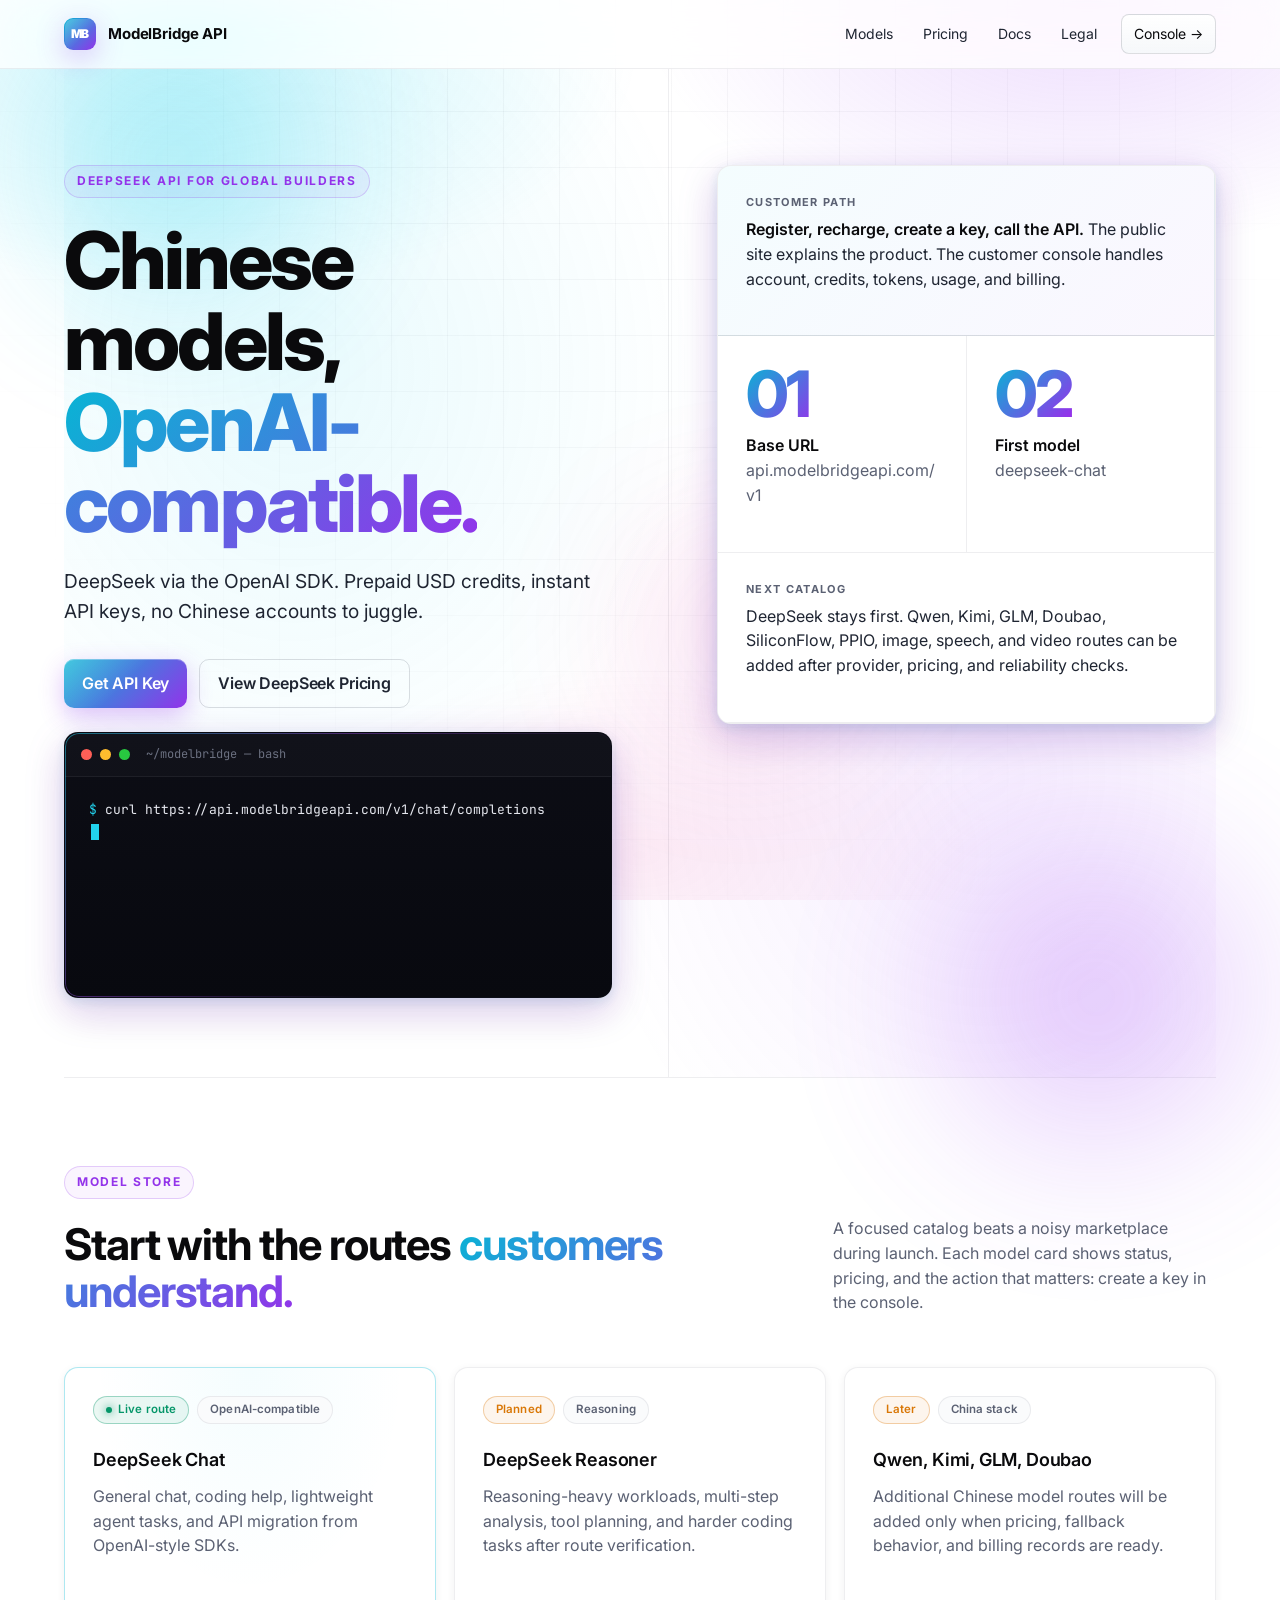
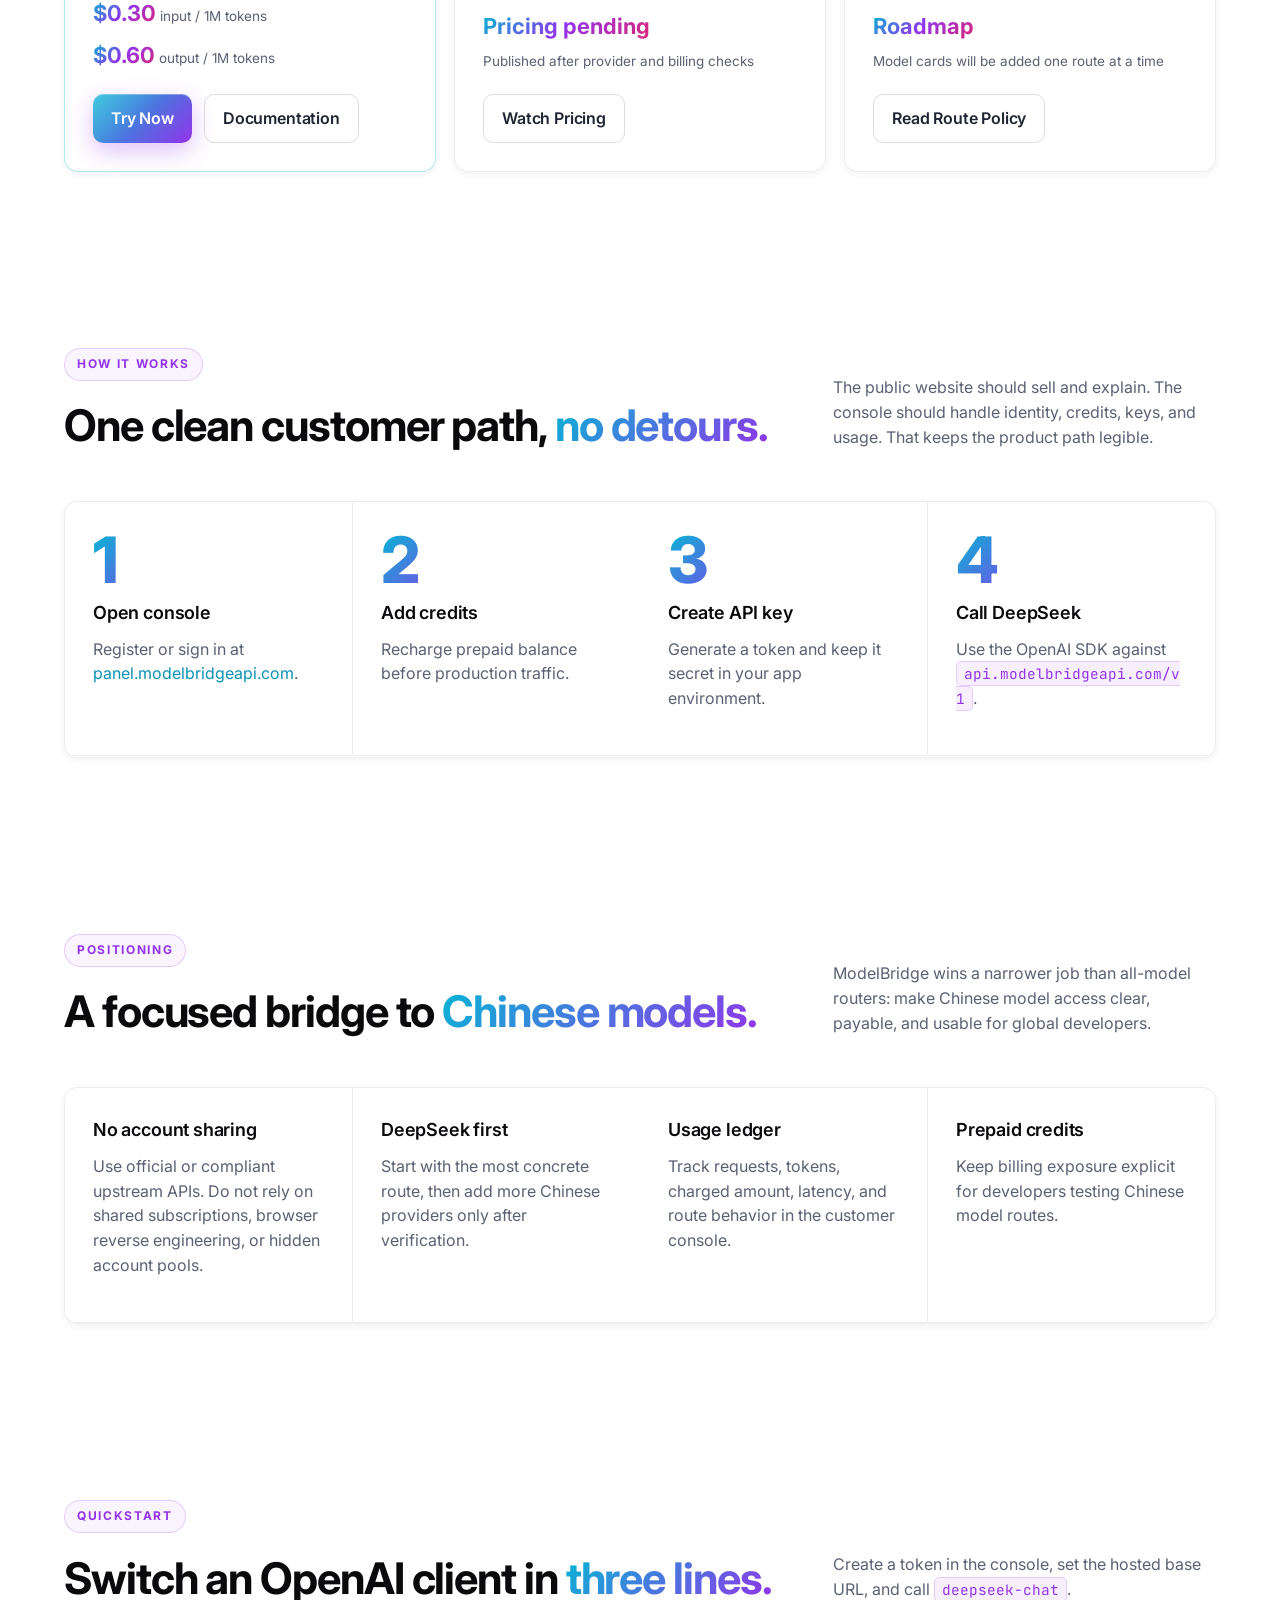
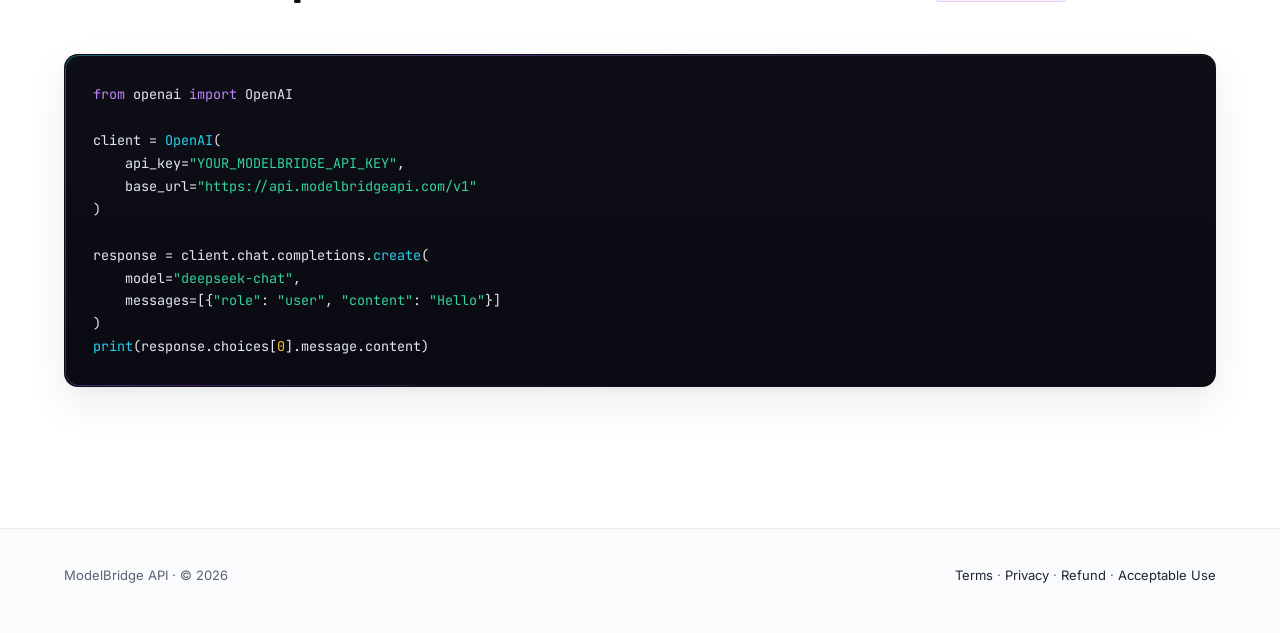
<file: index.html>
<!doctype html>
<html lang="en">
<head>
  <meta charset="utf-8" />
  <meta name="viewport" content="width=device-width,initial-scale=1" />
  <title>ModelBridge API — DeepSeek for global builders</title>
  <meta name="description" content="DeepSeek via the OpenAI SDK. Prepaid USD credits, instant API keys, no Chinese accounts to juggle." />

  <link rel="icon" type="image/svg+xml" href="assets/favicon.svg" />
  <link rel="apple-touch-icon" href="assets/favicon.svg" />

  <meta property="og:type" content="website" />
  <meta property="og:url" content="https://modelbridgeapi.com/" />
  <meta property="og:title" content="ModelBridge API — DeepSeek for global builders" />
  <meta property="og:description" content="DeepSeek via the OpenAI SDK. Prepaid USD credits, instant API keys, no Chinese accounts to juggle." />
  <meta property="og:image" content="https://modelbridgeapi.com/assets/og-image.svg" />
  <meta name="twitter:card" content="summary_large_image" />
  <meta name="twitter:title" content="ModelBridge API — DeepSeek for global builders" />
  <meta name="twitter:description" content="DeepSeek via the OpenAI SDK. Prepaid USD credits, instant API keys, no Chinese accounts to juggle." />
  <meta name="twitter:image" content="https://modelbridgeapi.com/assets/og-image.svg" />

  <link rel="preconnect" href="https://fonts.googleapis.com">
  <link rel="preconnect" href="https://fonts.gstatic.com" crossorigin>
  <link href="https://fonts.googleapis.com/css2?family=Inter:wght@400;500;600;700;800&family=JetBrains+Mono:wght@400;500;600&display=swap" rel="stylesheet">
  <link rel="stylesheet" href="styles.css" />
</head>
<body>
  <a class="skip-link" href="#main">Skip to content</a>
  <header class="topbar">
    <div class="shell nav">
      <a class="brand" href="index.html"><span class="mark">MB</span><span>ModelBridge API</span></a>
      <nav class="navlinks" aria-label="Primary navigation">
        <a href="#models">Models</a>
        <a href="pricing.html">Pricing</a>
        <a href="docs/">Docs</a>
        <a href="legal/terms.html">Legal</a>
        <a class="nav-cta" href="https://panel.modelbridgeapi.com">Console →</a>
      </nav>
    </div>
  </header>

  <main class="shell" id="main">
    <section class="hero">
      <span class="orb orb-cyan" aria-hidden="true"></span>
      <span class="orb orb-purple" aria-hidden="true"></span>
      <span class="orb orb-magenta" aria-hidden="true"></span>

      <div class="hero-main">
        <p class="eyebrow reveal">DeepSeek API for global builders</p>
        <h1 class="reveal reveal-delay-1">Chinese models, <span class="grad">OpenAI-compatible.</span></h1>
        <p class="lead reveal reveal-delay-2">DeepSeek via the OpenAI SDK. Prepaid USD credits, instant API keys, no Chinese accounts to juggle.</p>
        <div class="actions reveal reveal-delay-3">
          <a class="button accent" href="https://panel.modelbridgeapi.com">Get API Key</a>
          <a class="button secondary" href="pricing.html">View DeepSeek Pricing</a>
        </div>

        <div class="hero-terminal reveal reveal-delay-4" data-typewriter>
          <div class="term-bar">
            <span class="dot r"></span><span class="dot y"></span><span class="dot g"></span>
            <span class="term-title">~/modelbridge — bash</span>
          </div>
          <div class="term-body" id="term-body"></div>
        </div>
      </div>

      <aside class="hero-side">
        <div class="status-grid reveal reveal-delay-2">
          <div class="cell span-12">
            <div class="label">Customer path</div>
            <p><strong>Register, recharge, create a key, call the API.</strong> The public site explains the product. The customer console handles account, credits, tokens, usage, and billing.</p>
          </div>
          <div class="cell span-6">
            <div class="number">01</div>
            <p><strong>Base URL</strong><br><span class="muted">api.modelbridgeapi.com/v1</span></p>
          </div>
          <div class="cell span-6">
            <div class="number">02</div>
            <p><strong>First model</strong><br><span class="muted">deepseek-chat</span></p>
          </div>
          <div class="cell span-12">
            <div class="label">Next catalog</div>
            <p>DeepSeek stays first. Qwen, Kimi, GLM, Doubao, SiliconFlow, PPIO, image, speech, and video routes can be added after provider, pricing, and reliability checks.</p>
          </div>
        </div>
      </aside>
    </section>

    <section id="models" class="section">
      <div class="section-head">
        <div>
          <p class="eyebrow reveal">Model store</p>
          <h2 class="reveal reveal-delay-1">Start with the routes <span class="grad">customers understand.</span></h2>
        </div>
        <p class="muted reveal reveal-delay-2">A focused catalog beats a noisy marketplace during launch. Each model card shows status, pricing, and the action that matters: create a key in the console.</p>
      </div>
      <div class="model-store">
        <article class="model-card is-live reveal reveal-delay-1" data-tilt>
          <div class="model-meta">
            <span class="pill live">Live route</span>
            <span class="pill">OpenAI-compatible</span>
          </div>
          <h3>DeepSeek Chat</h3>
          <p class="muted">General chat, coding help, lightweight agent tasks, and API migration from OpenAI-style SDKs.</p>
          <div class="rate">
            <span><strong>$0.30</strong> input / 1M tokens</span>
            <span><strong>$0.60</strong> output / 1M tokens</span>
          </div>
          <div class="actions compact">
            <a class="button accent" href="https://panel.modelbridgeapi.com">Try Now</a>
            <a class="button secondary" href="docs/">Documentation</a>
          </div>
        </article>
        <article class="model-card reveal reveal-delay-2" data-tilt>
          <div class="model-meta">
            <span class="pill planned">Planned</span>
            <span class="pill">Reasoning</span>
          </div>
          <h3>DeepSeek Reasoner</h3>
          <p class="muted">Reasoning-heavy workloads, multi-step analysis, tool planning, and harder coding tasks after route verification.</p>
          <div class="rate">
            <span><strong>Pricing pending</strong></span>
            <span>Published after provider and billing checks</span>
          </div>
          <div class="actions compact">
            <a class="button secondary" href="pricing.html">Watch Pricing</a>
          </div>
        </article>
        <article class="model-card reveal reveal-delay-3" data-tilt>
          <div class="model-meta">
            <span class="pill planned">Later</span>
            <span class="pill">China stack</span>
          </div>
          <h3>Qwen, Kimi, GLM, Doubao</h3>
          <p class="muted">Additional Chinese model routes will be added only when pricing, fallback behavior, and billing records are ready.</p>
          <div class="rate">
            <span><strong>Roadmap</strong></span>
            <span>Model cards will be added one route at a time</span>
          </div>
          <div class="actions compact">
            <a class="button secondary" href="docs/">Read Route Policy</a>
          </div>
        </article>
      </div>
    </section>

    <section class="section">
      <div class="section-head">
        <div>
          <p class="eyebrow reveal">How it works</p>
          <h2 class="reveal reveal-delay-1">One clean customer path, <span class="grad">no detours.</span></h2>
        </div>
        <p class="muted reveal reveal-delay-2">The public website should sell and explain. The console should handle identity, credits, keys, and usage. That keeps the product path legible.</p>
      </div>
      <div class="flow-grid">
        <div class="cell span-3 reveal reveal-delay-1"><div class="number">1</div><h3>Open console</h3><p class="muted">Register or sign in at <a href="https://panel.modelbridgeapi.com">panel.modelbridgeapi.com</a>.</p></div>
        <div class="cell span-3 reveal reveal-delay-2"><div class="number">2</div><h3>Add credits</h3><p class="muted">Recharge prepaid balance before production traffic.</p></div>
        <div class="cell span-3 reveal reveal-delay-3"><div class="number">3</div><h3>Create API key</h3><p class="muted">Generate a token and keep it secret in your app environment.</p></div>
        <div class="cell span-3 reveal reveal-delay-4"><div class="number">4</div><h3>Call DeepSeek</h3><p class="muted">Use the OpenAI SDK against <code>api.modelbridgeapi.com/v1</code>.</p></div>
      </div>
    </section>

    <section class="section">
      <div class="section-head">
        <div>
          <p class="eyebrow reveal">Positioning</p>
          <h2 class="reveal reveal-delay-1">A focused bridge to <span class="grad">Chinese models.</span></h2>
        </div>
        <p class="muted reveal reveal-delay-2">ModelBridge wins a narrower job than all-model routers: make Chinese model access clear, payable, and usable for global developers.</p>
      </div>
      <div class="feature-grid">
        <div class="cell span-3 reveal reveal-delay-1"><h3>No account sharing</h3><p class="muted">Use official or compliant upstream APIs. Do not rely on shared subscriptions, browser reverse engineering, or hidden account pools.</p></div>
        <div class="cell span-3 reveal reveal-delay-2"><h3>DeepSeek first</h3><p class="muted">Start with the most concrete route, then add more Chinese providers only after verification.</p></div>
        <div class="cell span-3 reveal reveal-delay-3"><h3>Usage ledger</h3><p class="muted">Track requests, tokens, charged amount, latency, and route behavior in the customer console.</p></div>
        <div class="cell span-3 reveal reveal-delay-4"><h3>Prepaid credits</h3><p class="muted">Keep billing exposure explicit for developers testing Chinese model routes.</p></div>
      </div>
    </section>

    <section class="section">
      <div class="section-head">
        <div>
          <p class="eyebrow reveal">Quickstart</p>
          <h2 class="reveal reveal-delay-1">Switch an OpenAI client in <span class="grad">three lines.</span></h2>
        </div>
        <p class="muted reveal reveal-delay-2">Create a token in the console, set the hosted base URL, and call <code>deepseek-chat</code>.</p>
      </div>
      <pre class="code reveal reveal-delay-3"><span class="tok-kw">from</span> openai <span class="tok-kw">import</span> OpenAI

client = <span class="tok-fn">OpenAI</span>(
    api_key=<span class="tok-str">"YOUR_MODELBRIDGE_API_KEY"</span>,
    base_url=<span class="tok-str">"https://api.modelbridgeapi.com/v1"</span>
)

response = client.chat.completions.<span class="tok-fn">create</span>(
    model=<span class="tok-str">"deepseek-chat"</span>,
    messages=[{<span class="tok-str">"role"</span>: <span class="tok-str">"user"</span>, <span class="tok-str">"content"</span>: <span class="tok-str">"Hello"</span>}]
)
<span class="tok-fn">print</span>(response.choices[<span class="tok-num">0</span>].message.content)</pre>
    </section>
  </main>

  <footer class="footer">
    <div class="shell">
      <span>ModelBridge API · © 2026</span>
      <span><a href="legal/terms.html">Terms</a> · <a href="legal/privacy.html">Privacy</a> · <a href="legal/refund.html">Refund</a> · <a href="legal/acceptable-use.html">Acceptable Use</a></span>
    </div>
  </footer>

  <script src="assets/anim.js" defer></script>
</body>
</html>
</file>
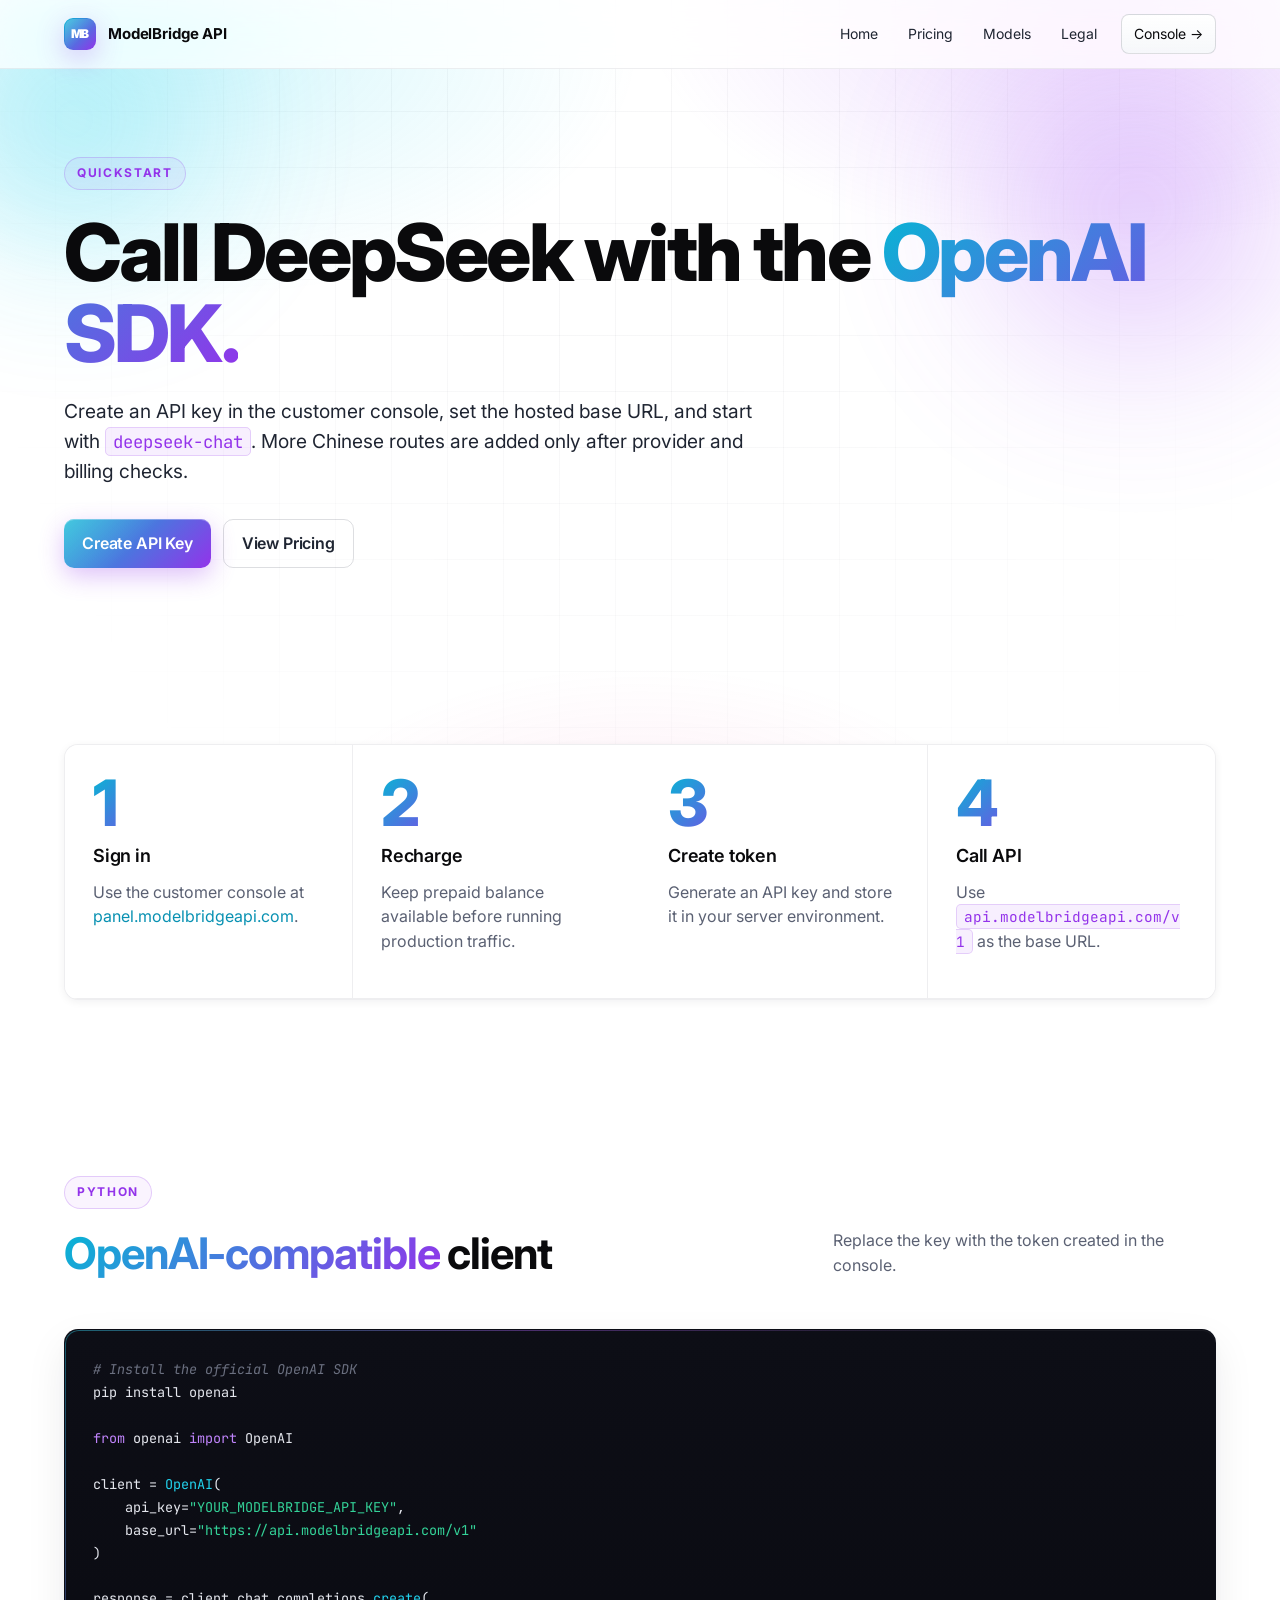
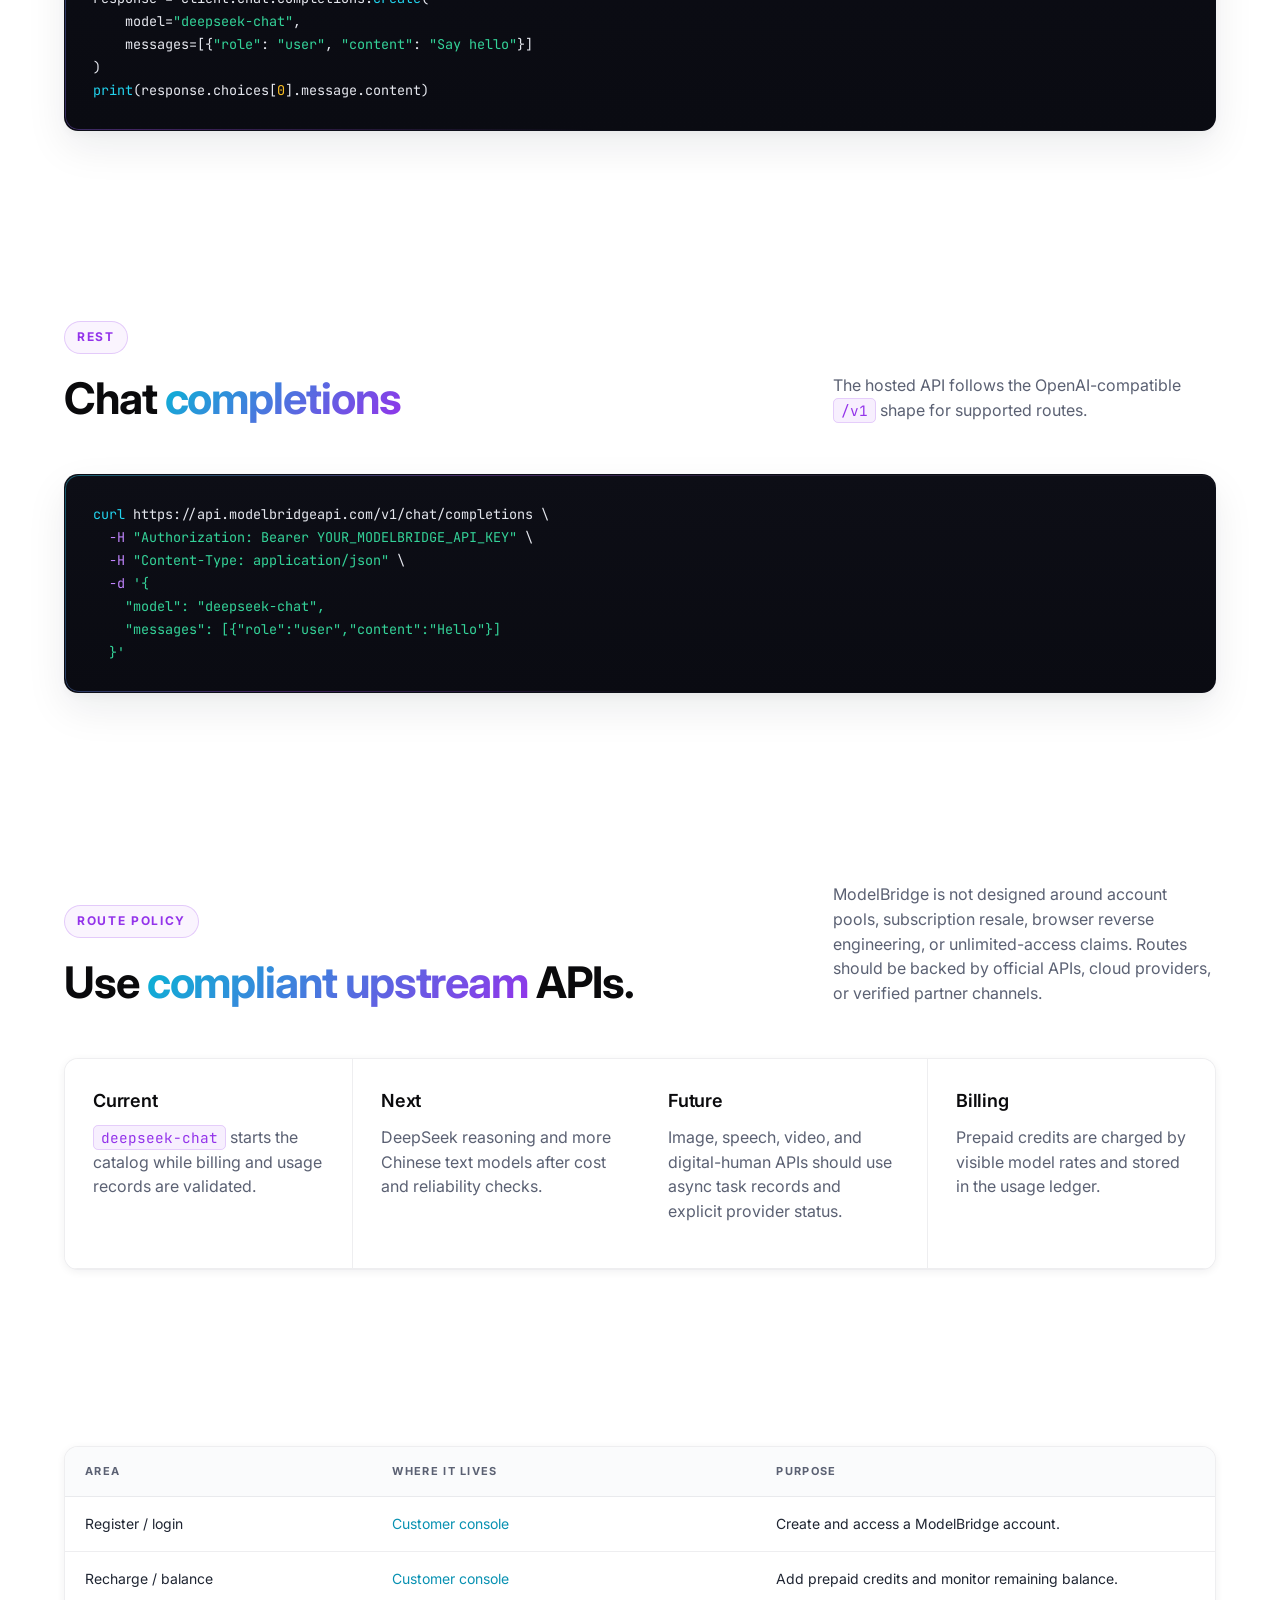
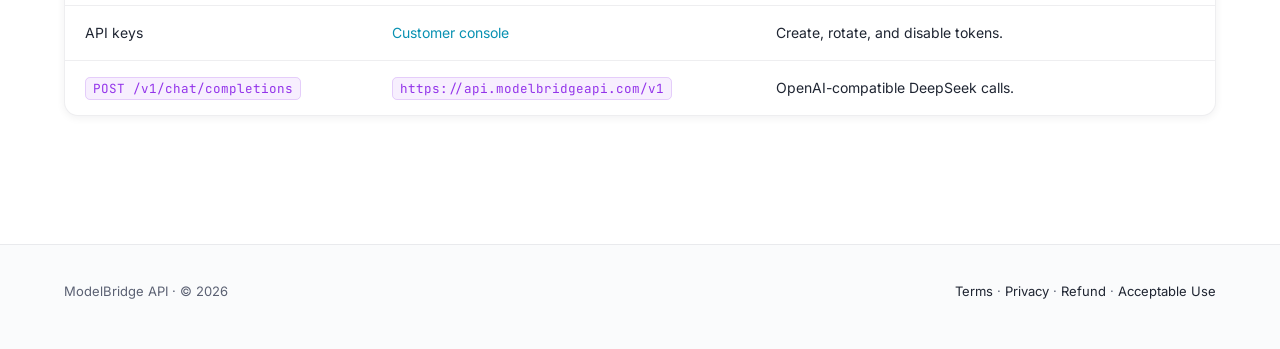
<file: docs/index.html>
<!doctype html>
<html lang="en">
<head>
  <meta charset="utf-8" />
  <meta name="viewport" content="width=device-width,initial-scale=1" />
  <title>Docs — ModelBridge API</title>
  <meta name="description" content="Quickstart: call DeepSeek through ModelBridge with the OpenAI SDK in three lines." />

  <link rel="icon" type="image/svg+xml" href="../assets/favicon.svg" />
  <link rel="apple-touch-icon" href="../assets/favicon.svg" />

  <meta property="og:type" content="website" />
  <meta property="og:url" content="https://modelbridgeapi.com/docs/" />
  <meta property="og:title" content="Docs — ModelBridge API" />
  <meta property="og:description" content="Quickstart: call DeepSeek through ModelBridge with the OpenAI SDK in three lines." />
  <meta property="og:image" content="https://modelbridgeapi.com/assets/og-image.svg" />
  <meta name="twitter:card" content="summary_large_image" />
  <meta name="twitter:image" content="https://modelbridgeapi.com/assets/og-image.svg" />

  <link rel="preconnect" href="https://fonts.googleapis.com">
  <link rel="preconnect" href="https://fonts.gstatic.com" crossorigin>
  <link href="https://fonts.googleapis.com/css2?family=Inter:wght@400;500;600;700;800&family=JetBrains+Mono:wght@400;500;600&display=swap" rel="stylesheet">
  <link rel="stylesheet" href="../styles.css" />
</head>
<body>
  <header class="topbar">
    <div class="shell nav">
      <a class="brand" href="../index.html"><span class="mark">MB</span><span>ModelBridge API</span></a>
      <nav class="navlinks">
        <a href="../index.html">Home</a>
        <a href="../pricing.html">Pricing</a>
        <a href="../index.html#models">Models</a>
        <a href="../legal/terms.html">Legal</a>
        <a class="nav-cta" href="https://panel.modelbridgeapi.com">Console →</a>
      </nav>
    </div>
  </header>
  <main class="shell">
    <section class="section" style="position:relative;">
      <span class="orb orb-cyan" aria-hidden="true" style="top:-160px;left:-200px;"></span>
      <span class="orb orb-purple" aria-hidden="true" style="top:-100px;right:-160px;"></span>
      <p class="eyebrow reveal">Quickstart</p>
      <h1 class="reveal reveal-delay-1">Call DeepSeek with the <span class="grad">OpenAI SDK.</span></h1>
      <p class="lead reveal reveal-delay-2">Create an API key in the customer console, set the hosted base URL, and start with <code>deepseek-chat</code>. More Chinese routes are added only after provider and billing checks.</p>
      <div class="actions reveal reveal-delay-3">
        <a class="button accent" href="https://panel.modelbridgeapi.com">Create API Key</a>
        <a class="button secondary" href="../pricing.html">View Pricing</a>
      </div>
    </section>

    <section class="section">
      <div class="flow-grid">
        <div class="cell span-3 reveal reveal-delay-1"><div class="number">1</div><h3>Sign in</h3><p class="muted">Use the customer console at <a href="https://panel.modelbridgeapi.com">panel.modelbridgeapi.com</a>.</p></div>
        <div class="cell span-3 reveal reveal-delay-2"><div class="number">2</div><h3>Recharge</h3><p class="muted">Keep prepaid balance available before running production traffic.</p></div>
        <div class="cell span-3 reveal reveal-delay-3"><div class="number">3</div><h3>Create token</h3><p class="muted">Generate an API key and store it in your server environment.</p></div>
        <div class="cell span-3 reveal reveal-delay-4"><div class="number">4</div><h3>Call API</h3><p class="muted">Use <code>api.modelbridgeapi.com/v1</code> as the base URL.</p></div>
      </div>
    </section>

    <section class="section">
      <div class="section-head">
        <div>
          <p class="eyebrow reveal">Python</p>
          <h2 class="reveal reveal-delay-1"><span class="grad">OpenAI-compatible</span> client</h2>
        </div>
        <p class="muted reveal reveal-delay-2">Replace the key with the token created in the console.</p>
      </div>
      <pre class="code reveal reveal-delay-1"><span class="tok-com"># Install the official OpenAI SDK</span>
pip install openai

<span class="tok-kw">from</span> openai <span class="tok-kw">import</span> OpenAI

client = <span class="tok-fn">OpenAI</span>(
    api_key=<span class="tok-str">"YOUR_MODELBRIDGE_API_KEY"</span>,
    base_url=<span class="tok-str">"https://api.modelbridgeapi.com/v1"</span>
)

response = client.chat.completions.<span class="tok-fn">create</span>(
    model=<span class="tok-str">"deepseek-chat"</span>,
    messages=[{<span class="tok-str">"role"</span>: <span class="tok-str">"user"</span>, <span class="tok-str">"content"</span>: <span class="tok-str">"Say hello"</span>}]
)
<span class="tok-fn">print</span>(response.choices[<span class="tok-num">0</span>].message.content)</pre>
    </section>

    <section class="section">
      <div class="section-head">
        <div>
          <p class="eyebrow reveal">REST</p>
          <h2 class="reveal reveal-delay-1">Chat <span class="grad">completions</span></h2>
        </div>
        <p class="muted reveal reveal-delay-2">The hosted API follows the OpenAI-compatible <code>/v1</code> shape for supported routes.</p>
      </div>
      <pre class="code reveal reveal-delay-1"><span class="tok-fn">curl</span> https://api.modelbridgeapi.com/v1/chat/completions \
  <span class="tok-kw">-H</span> <span class="tok-str">"Authorization: Bearer YOUR_MODELBRIDGE_API_KEY"</span> \
  <span class="tok-kw">-H</span> <span class="tok-str">"Content-Type: application/json"</span> \
  <span class="tok-kw">-d</span> <span class="tok-str">'{
    "model": "deepseek-chat",
    "messages": [{"role":"user","content":"Hello"}]
  }'</span></pre>
    </section>

    <section class="section">
      <div class="section-head">
        <div>
          <p class="eyebrow reveal">Route policy</p>
          <h2 class="reveal reveal-delay-1">Use <span class="grad">compliant upstream</span> APIs.</h2>
        </div>
        <p class="muted reveal reveal-delay-2">ModelBridge is not designed around account pools, subscription resale, browser reverse engineering, or unlimited-access claims. Routes should be backed by official APIs, cloud providers, or verified partner channels.</p>
      </div>
      <div class="feature-grid">
        <div class="cell span-3 reveal reveal-delay-1"><h3>Current</h3><p class="muted"><code>deepseek-chat</code> starts the catalog while billing and usage records are validated.</p></div>
        <div class="cell span-3 reveal reveal-delay-2"><h3>Next</h3><p class="muted">DeepSeek reasoning and more Chinese text models after cost and reliability checks.</p></div>
        <div class="cell span-3 reveal reveal-delay-3"><h3>Future</h3><p class="muted">Image, speech, video, and digital-human APIs should use async task records and explicit provider status.</p></div>
        <div class="cell span-3 reveal reveal-delay-4"><h3>Billing</h3><p class="muted">Prepaid credits are charged by visible model rates and stored in the usage ledger.</p></div>
      </div>
    </section>

    <section class="section">
      <div class="table-wrap reveal">
        <table>
          <thead><tr><th>Area</th><th>Where it lives</th><th>Purpose</th></tr></thead>
          <tbody>
            <tr><td>Register / login</td><td><a href="https://panel.modelbridgeapi.com">Customer console</a></td><td>Create and access a ModelBridge account.</td></tr>
            <tr><td>Recharge / balance</td><td><a href="https://panel.modelbridgeapi.com">Customer console</a></td><td>Add prepaid credits and monitor remaining balance.</td></tr>
            <tr><td>API keys</td><td><a href="https://panel.modelbridgeapi.com">Customer console</a></td><td>Create, rotate, and disable tokens.</td></tr>
            <tr><td><code>POST /v1/chat/completions</code></td><td><code>https://api.modelbridgeapi.com/v1</code></td><td>OpenAI-compatible DeepSeek calls.</td></tr>
          </tbody>
        </table>
      </div>
    </section>
  </main>
  <footer class="footer">
    <div class="shell">
      <span>ModelBridge API · © 2026</span>
      <span><a href="../legal/terms.html">Terms</a> · <a href="../legal/privacy.html">Privacy</a> · <a href="../legal/refund.html">Refund</a> · <a href="../legal/acceptable-use.html">Acceptable Use</a></span>
    </div>
  </footer>
  <script src="../assets/anim.js" defer></script>
</body>
</html>
</file>
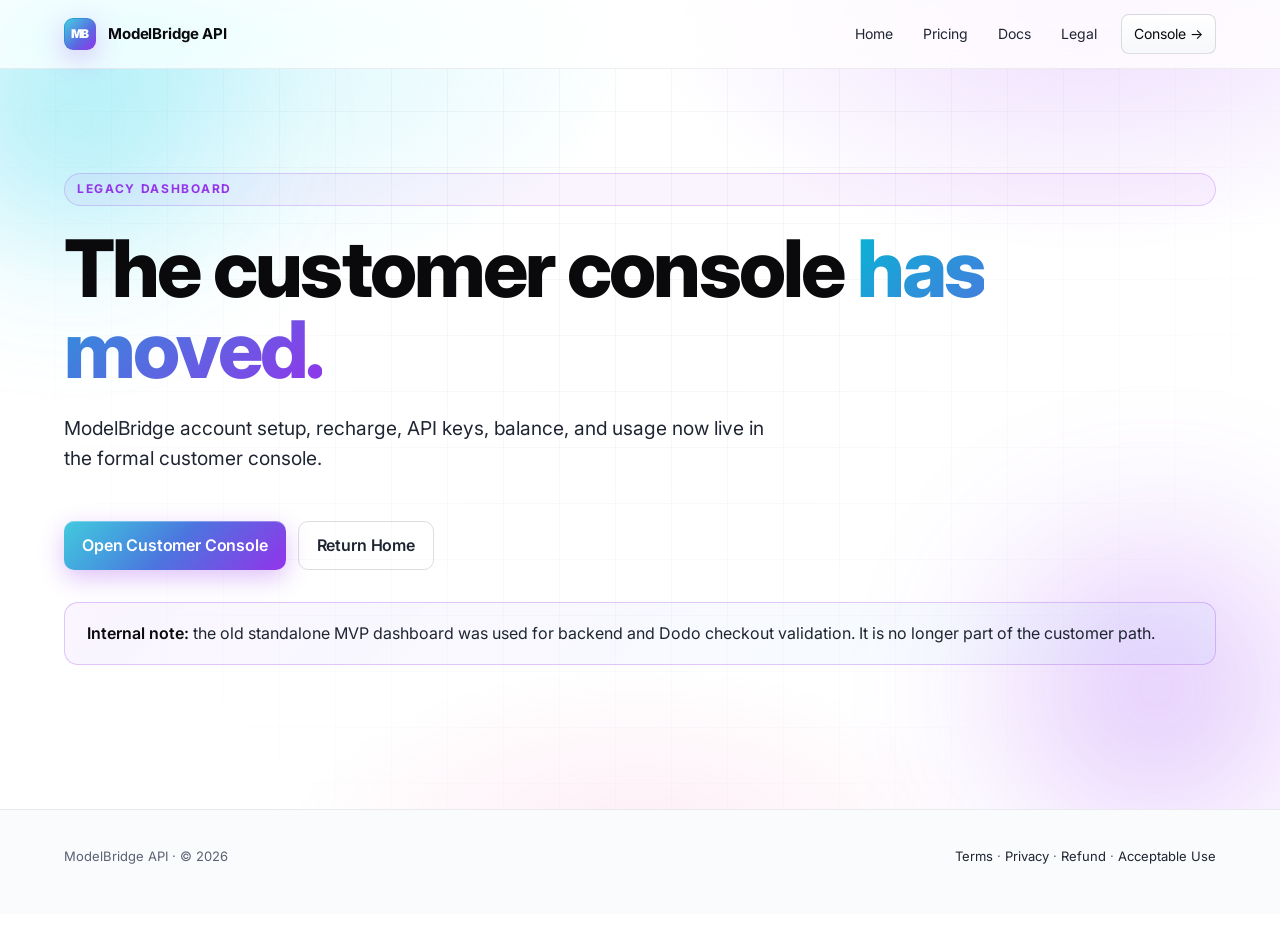
<file: dashboard.html>
<!doctype html>
<html lang="en">
<head>
  <meta charset="utf-8" />
  <meta name="viewport" content="width=device-width,initial-scale=1" />
  <meta name="robots" content="noindex,nofollow" />
  <meta http-equiv="refresh" content="4; url=https://panel.modelbridgeapi.com" />
  <title>Console moved — ModelBridge API</title>

  <link rel="icon" type="image/svg+xml" href="assets/favicon.svg" />
  <link rel="apple-touch-icon" href="assets/favicon.svg" />

  <link rel="preconnect" href="https://fonts.googleapis.com">
  <link rel="preconnect" href="https://fonts.gstatic.com" crossorigin>
  <link href="https://fonts.googleapis.com/css2?family=Inter:wght@400;500;600;700;800&family=JetBrains+Mono:wght@400;500;600&display=swap" rel="stylesheet">
  <link rel="stylesheet" href="styles.css" />
</head>
<body>
  <header class="topbar">
    <div class="shell nav">
      <a class="brand" href="index.html"><span class="mark">MB</span><span>ModelBridge API</span></a>
      <nav class="navlinks">
        <a href="index.html">Home</a>
        <a href="pricing.html">Pricing</a>
        <a href="docs/">Docs</a>
        <a href="legal/terms.html">Legal</a>
        <a class="nav-cta" href="https://panel.modelbridgeapi.com">Console →</a>
      </nav>
    </div>
  </header>
  <main class="shell">
    <section class="section legacy-panel" style="position:relative;">
      <span class="orb orb-cyan" aria-hidden="true" style="top:-160px;left:-200px;"></span>
      <span class="orb orb-purple" aria-hidden="true" style="bottom:-160px;right:-180px;"></span>
      <p class="eyebrow reveal">Legacy dashboard</p>
      <h1 class="reveal reveal-delay-1">The customer console <span class="grad">has moved.</span></h1>
      <p class="lead reveal reveal-delay-2">ModelBridge account setup, recharge, API keys, balance, and usage now live in the formal customer console.</p>
      <div class="actions reveal reveal-delay-3">
        <a class="button accent" href="https://panel.modelbridgeapi.com">Open Customer Console</a>
        <a class="button secondary" href="index.html">Return Home</a>
      </div>
      <div class="notice reveal reveal-delay-4" style="margin-top:32px;">
        <strong>Internal note:</strong> the old standalone MVP dashboard was used for backend and Dodo checkout validation. It is no longer part of the customer path.
      </div>
    </section>
  </main>
  <footer class="footer">
    <div class="shell">
      <span>ModelBridge API · © 2026</span>
      <span><a href="legal/terms.html">Terms</a> · <a href="legal/privacy.html">Privacy</a> · <a href="legal/refund.html">Refund</a> · <a href="legal/acceptable-use.html">Acceptable Use</a></span>
    </div>
  </footer>
  <script src="assets/anim.js" defer></script>
</body>
</html>
</file>
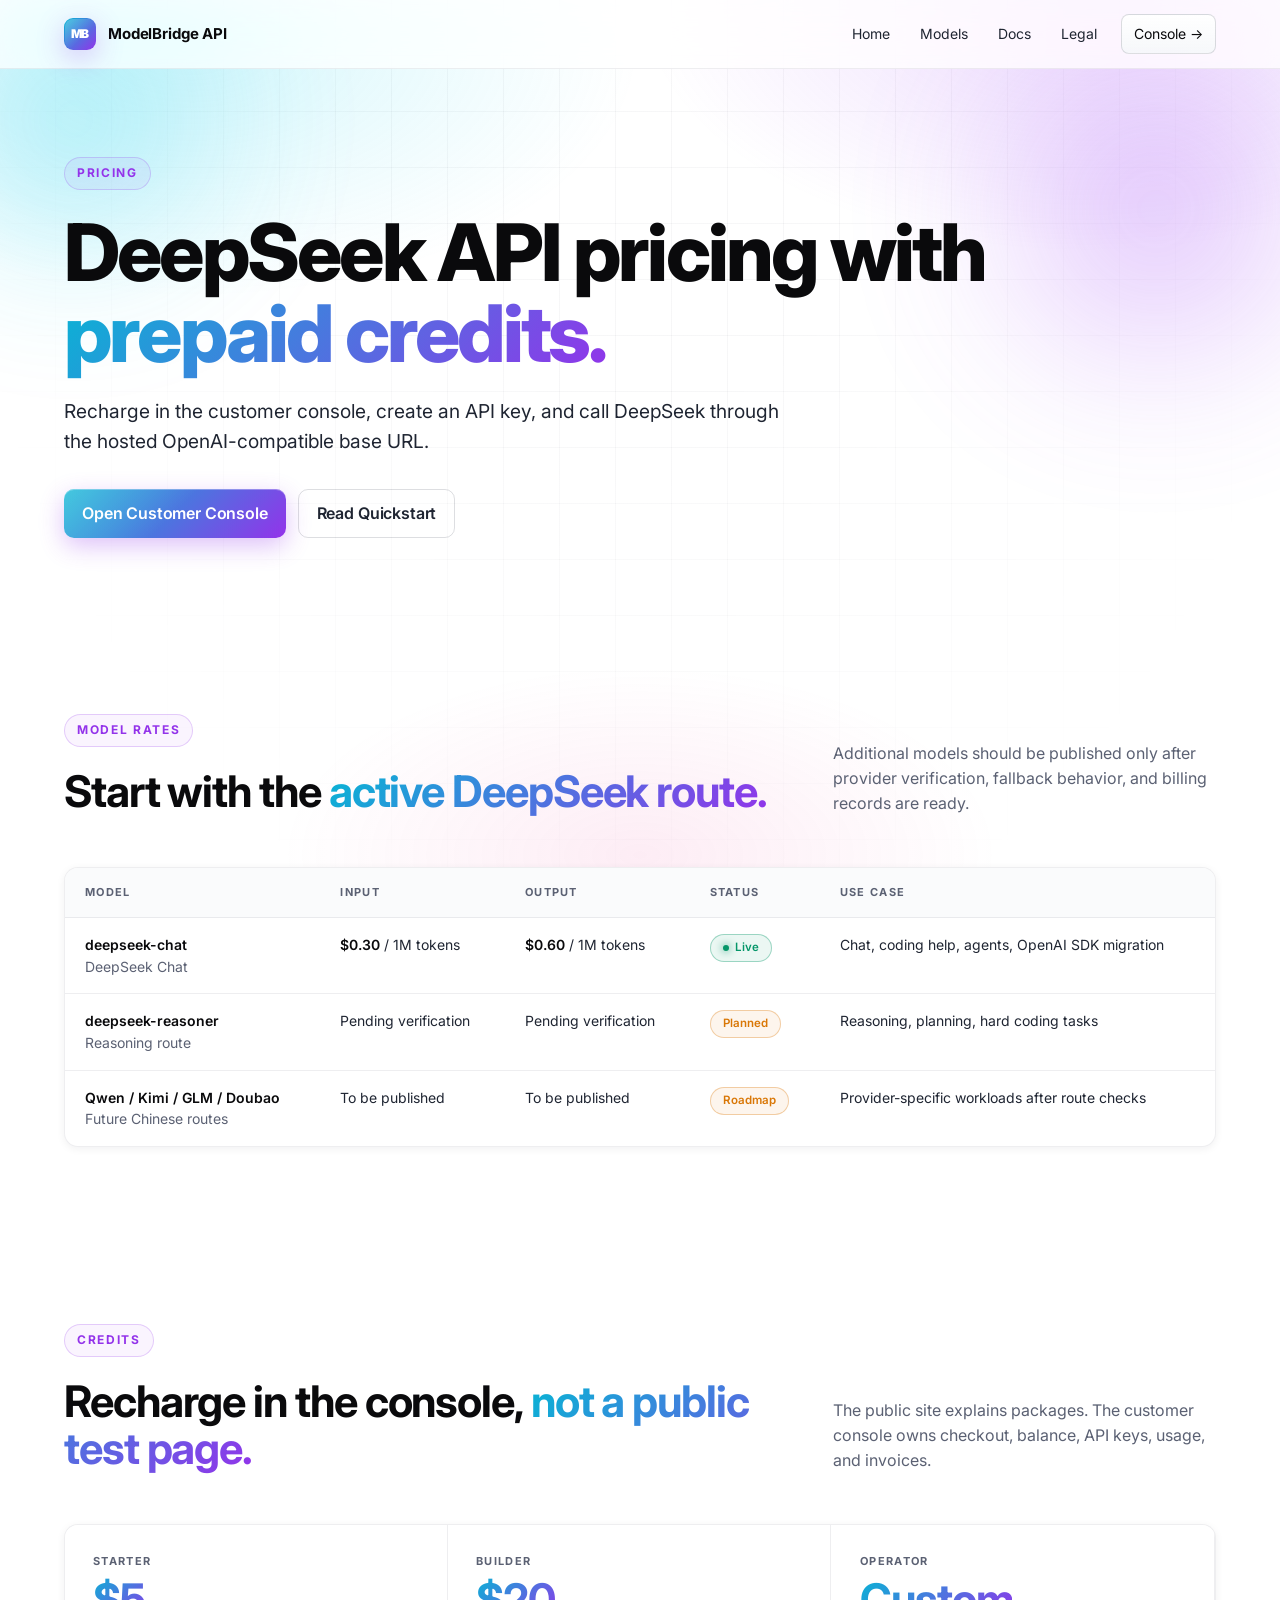
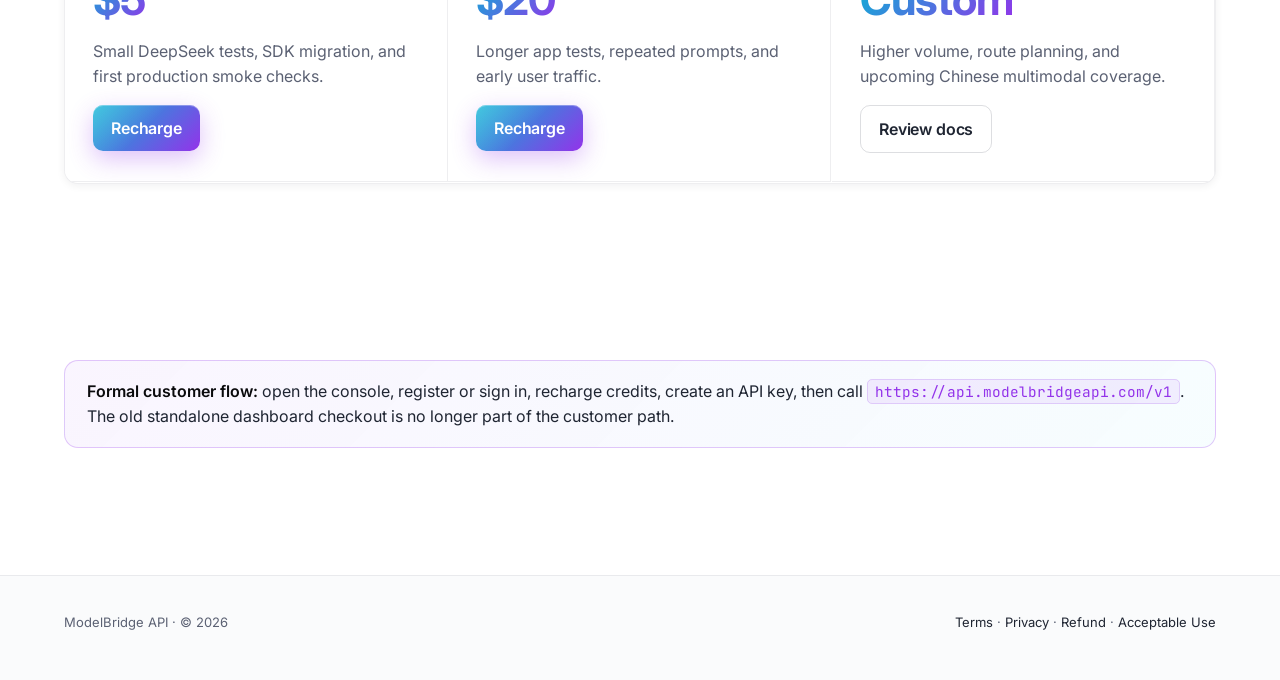
<file: pricing.html>
<!doctype html>
<html lang="en">
<head>
  <meta charset="utf-8" />
  <meta name="viewport" content="width=device-width,initial-scale=1" />
  <title>Pricing — ModelBridge API</title>
  <meta name="description" content="DeepSeek API pricing with prepaid USD credits. $0.30/1M input, $0.60/1M output." />

  <link rel="icon" type="image/svg+xml" href="assets/favicon.svg" />
  <link rel="apple-touch-icon" href="assets/favicon.svg" />

  <meta property="og:type" content="website" />
  <meta property="og:url" content="https://modelbridgeapi.com/pricing.html" />
  <meta property="og:title" content="Pricing — ModelBridge API" />
  <meta property="og:description" content="DeepSeek API pricing with prepaid USD credits. $0.30/1M input, $0.60/1M output." />
  <meta property="og:image" content="https://modelbridgeapi.com/assets/og-image.svg" />
  <meta name="twitter:card" content="summary_large_image" />
  <meta name="twitter:image" content="https://modelbridgeapi.com/assets/og-image.svg" />

  <link rel="preconnect" href="https://fonts.googleapis.com">
  <link rel="preconnect" href="https://fonts.gstatic.com" crossorigin>
  <link href="https://fonts.googleapis.com/css2?family=Inter:wght@400;500;600;700;800&family=JetBrains+Mono:wght@400;500;600&display=swap" rel="stylesheet">
  <link rel="stylesheet" href="styles.css" />
</head>
<body>
  <header class="topbar">
    <div class="shell nav">
      <a class="brand" href="index.html"><span class="mark">MB</span><span>ModelBridge API</span></a>
      <nav class="navlinks">
        <a href="index.html">Home</a>
        <a href="index.html#models">Models</a>
        <a href="docs/">Docs</a>
        <a href="legal/terms.html">Legal</a>
        <a class="nav-cta" href="https://panel.modelbridgeapi.com">Console →</a>
      </nav>
    </div>
  </header>
  <main class="shell">
    <section class="section" style="position:relative;">
      <span class="orb orb-cyan" aria-hidden="true" style="top:-160px;left:-200px;"></span>
      <span class="orb orb-purple" aria-hidden="true" style="top:-100px;right:-180px;"></span>
      <p class="eyebrow reveal">Pricing</p>
      <h1 class="reveal reveal-delay-1">DeepSeek API pricing with <span class="grad">prepaid credits.</span></h1>
      <p class="lead reveal reveal-delay-2">Recharge in the customer console, create an API key, and call DeepSeek through the hosted OpenAI-compatible base URL.</p>
      <div class="actions reveal reveal-delay-3">
        <a class="button accent" href="https://panel.modelbridgeapi.com">Open Customer Console</a>
        <a class="button secondary" href="docs/">Read Quickstart</a>
      </div>
    </section>

    <section class="section">
      <div class="section-head">
        <div>
          <p class="eyebrow reveal">Model rates</p>
          <h2 class="reveal reveal-delay-1">Start with the <span class="grad">active DeepSeek route.</span></h2>
        </div>
        <p class="muted reveal reveal-delay-2">Additional models should be published only after provider verification, fallback behavior, and billing records are ready.</p>
      </div>
      <div class="table-wrap reveal reveal-delay-1">
        <table>
          <thead><tr><th>Model</th><th>Input</th><th>Output</th><th>Status</th><th>Use case</th></tr></thead>
          <tbody>
            <tr>
              <td><strong>deepseek-chat</strong><br><span class="muted">DeepSeek Chat</span></td>
              <td><strong>$0.30</strong> / 1M tokens</td>
              <td><strong>$0.60</strong> / 1M tokens</td>
              <td><span class="pill live">Live</span></td>
              <td>Chat, coding help, agents, OpenAI SDK migration</td>
            </tr>
            <tr>
              <td><strong>deepseek-reasoner</strong><br><span class="muted">Reasoning route</span></td>
              <td>Pending verification</td>
              <td>Pending verification</td>
              <td><span class="pill planned">Planned</span></td>
              <td>Reasoning, planning, hard coding tasks</td>
            </tr>
            <tr>
              <td><strong>Qwen / Kimi / GLM / Doubao</strong><br><span class="muted">Future Chinese routes</span></td>
              <td>To be published</td>
              <td>To be published</td>
              <td><span class="pill planned">Roadmap</span></td>
              <td>Provider-specific workloads after route checks</td>
            </tr>
          </tbody>
        </table>
      </div>
    </section>

    <section class="section">
      <div class="section-head">
        <div>
          <p class="eyebrow reveal">Credits</p>
          <h2 class="reveal reveal-delay-1">Recharge in the console, <span class="grad">not a public test page.</span></h2>
        </div>
        <p class="muted reveal reveal-delay-2">The public site explains packages. The customer console owns checkout, balance, API keys, usage, and invoices.</p>
      </div>
      <div class="pricing-grid">
        <div class="cell span-4 reveal reveal-delay-1">
          <div class="label">Starter</div>
          <h2><span class="grad">$5</span></h2>
          <p class="muted">Small DeepSeek tests, SDK migration, and first production smoke checks.</p>
          <a class="button accent" href="https://panel.modelbridgeapi.com">Recharge</a>
        </div>
        <div class="cell span-4 reveal reveal-delay-2">
          <div class="label">Builder</div>
          <h2><span class="grad">$20</span></h2>
          <p class="muted">Longer app tests, repeated prompts, and early user traffic.</p>
          <a class="button accent" href="https://panel.modelbridgeapi.com">Recharge</a>
        </div>
        <div class="cell span-4 reveal reveal-delay-3">
          <div class="label">Operator</div>
          <h2><span class="grad">Custom</span></h2>
          <p class="muted">Higher volume, route planning, and upcoming Chinese multimodal coverage.</p>
          <a class="button secondary" href="docs/">Review docs</a>
        </div>
      </div>
    </section>

    <section class="section">
      <div class="notice reveal">
        <strong>Formal customer flow:</strong> open the console, register or sign in, recharge credits, create an API key, then call <code>https://api.modelbridgeapi.com/v1</code>. The old standalone dashboard checkout is no longer part of the customer path.
      </div>
    </section>
  </main>
  <footer class="footer">
    <div class="shell">
      <span>ModelBridge API · © 2026</span>
      <span><a href="legal/terms.html">Terms</a> · <a href="legal/privacy.html">Privacy</a> · <a href="legal/refund.html">Refund</a> · <a href="legal/acceptable-use.html">Acceptable Use</a></span>
    </div>
  </footer>
  <script src="assets/anim.js" defer></script>
</body>
</html>
</file>
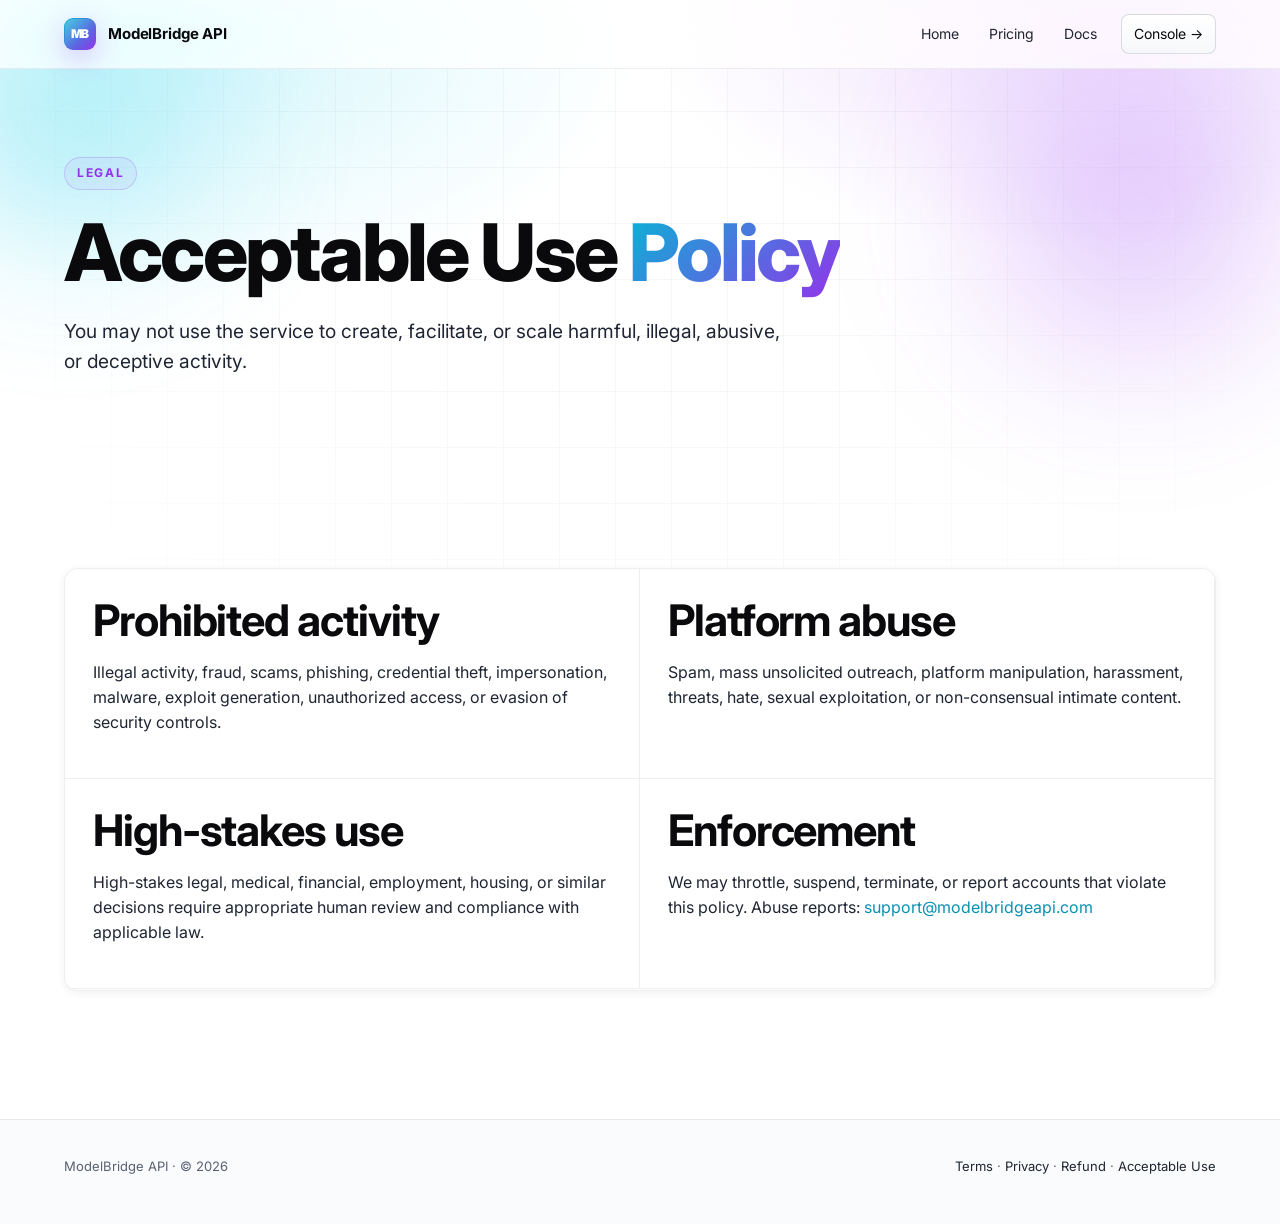
<file: legal/acceptable-use.html>
<!doctype html>
<html lang="en">
<head>
  <meta charset="utf-8" />
  <meta name="viewport" content="width=device-width,initial-scale=1" />
  <title>Acceptable Use Policy — ModelBridge API</title>
  <meta name="description" content="ModelBridge API Acceptable Use Policy: prohibited activity, platform abuse, and enforcement." />

  <link rel="icon" type="image/svg+xml" href="../assets/favicon.svg" />
  <link rel="apple-touch-icon" href="../assets/favicon.svg" />

  <link rel="preconnect" href="https://fonts.googleapis.com">
  <link rel="preconnect" href="https://fonts.gstatic.com" crossorigin>
  <link href="https://fonts.googleapis.com/css2?family=Inter:wght@400;500;600;700;800&family=JetBrains+Mono:wght@400;500;600&display=swap" rel="stylesheet">
  <link rel="stylesheet" href="../styles.css" />
</head>
<body>
  <header class="topbar">
    <div class="shell nav">
      <a class="brand" href="../index.html"><span class="mark">MB</span><span>ModelBridge API</span></a>
      <nav class="navlinks">
        <a href="../index.html">Home</a>
        <a href="../pricing.html">Pricing</a>
        <a href="../docs/">Docs</a>
        <a class="nav-cta" href="https://panel.modelbridgeapi.com">Console →</a>
      </nav>
    </div>
  </header>
  <main class="shell">
    <section class="section" style="position:relative;">
      <span class="orb orb-cyan" aria-hidden="true" style="top:-160px;left:-200px;"></span>
      <span class="orb orb-purple" aria-hidden="true" style="top:-100px;right:-160px;"></span>
      <p class="eyebrow reveal">Legal</p>
      <h1 class="reveal reveal-delay-1">Acceptable Use <span class="grad">Policy</span></h1>
      <p class="lead reveal reveal-delay-2">You may not use the service to create, facilitate, or scale harmful, illegal, abusive, or deceptive activity.</p>
    </section>
    <section class="section">
      <div class="feature-grid">
        <div class="cell span-6 reveal reveal-delay-1"><h2>Prohibited activity</h2><p>Illegal activity, fraud, scams, phishing, credential theft, impersonation, malware, exploit generation, unauthorized access, or evasion of security controls.</p></div>
        <div class="cell span-6 reveal reveal-delay-2"><h2>Platform abuse</h2><p>Spam, mass unsolicited outreach, platform manipulation, harassment, threats, hate, sexual exploitation, or non-consensual intimate content.</p></div>
        <div class="cell span-6 reveal reveal-delay-1"><h2>High-stakes use</h2><p>High-stakes legal, medical, financial, employment, housing, or similar decisions require appropriate human review and compliance with applicable law.</p></div>
        <div class="cell span-6 reveal reveal-delay-2"><h2>Enforcement</h2><p>We may throttle, suspend, terminate, or report accounts that violate this policy. Abuse reports: <a href="mailto:support@modelbridgeapi.com">support@modelbridgeapi.com</a></p></div>
      </div>
    </section>
  </main>
  <footer class="footer">
    <div class="shell">
      <span>ModelBridge API · © 2026</span>
      <span><a href="terms.html">Terms</a> · <a href="privacy.html">Privacy</a> · <a href="refund.html">Refund</a> · <a href="acceptable-use.html">Acceptable Use</a></span>
    </div>
  </footer>
  <script src="../assets/anim.js" defer></script>
</body>
</html>
</file>
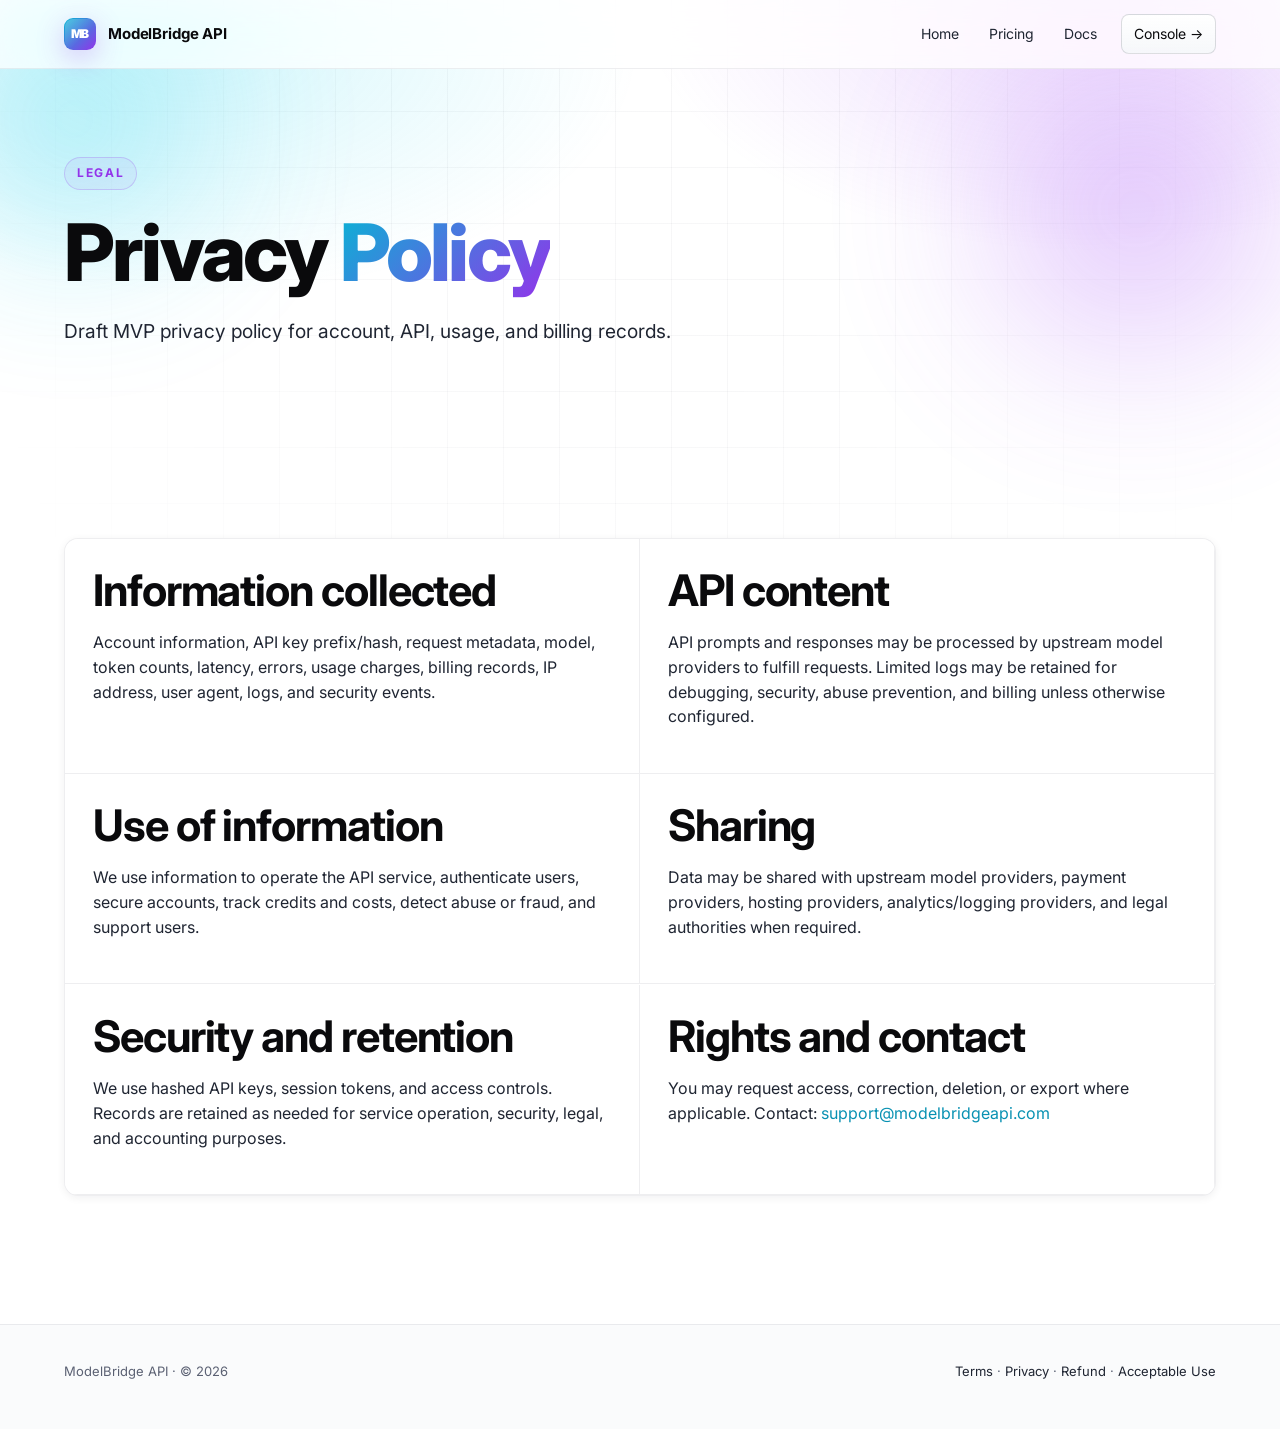
<file: legal/privacy.html>
<!doctype html>
<html lang="en">
<head>
  <meta charset="utf-8" />
  <meta name="viewport" content="width=device-width,initial-scale=1" />
  <title>Privacy Policy — ModelBridge API</title>
  <meta name="description" content="ModelBridge API Privacy Policy covering account, API, usage, and billing records." />

  <link rel="icon" type="image/svg+xml" href="../assets/favicon.svg" />
  <link rel="apple-touch-icon" href="../assets/favicon.svg" />

  <link rel="preconnect" href="https://fonts.googleapis.com">
  <link rel="preconnect" href="https://fonts.gstatic.com" crossorigin>
  <link href="https://fonts.googleapis.com/css2?family=Inter:wght@400;500;600;700;800&family=JetBrains+Mono:wght@400;500;600&display=swap" rel="stylesheet">
  <link rel="stylesheet" href="../styles.css" />
</head>
<body>
  <header class="topbar">
    <div class="shell nav">
      <a class="brand" href="../index.html"><span class="mark">MB</span><span>ModelBridge API</span></a>
      <nav class="navlinks">
        <a href="../index.html">Home</a>
        <a href="../pricing.html">Pricing</a>
        <a href="../docs/">Docs</a>
        <a class="nav-cta" href="https://panel.modelbridgeapi.com">Console →</a>
      </nav>
    </div>
  </header>
  <main class="shell">
    <section class="section" style="position:relative;">
      <span class="orb orb-cyan" aria-hidden="true" style="top:-160px;left:-200px;"></span>
      <span class="orb orb-purple" aria-hidden="true" style="top:-100px;right:-160px;"></span>
      <p class="eyebrow reveal">Legal</p>
      <h1 class="reveal reveal-delay-1">Privacy <span class="grad">Policy</span></h1>
      <p class="lead reveal reveal-delay-2">Draft MVP privacy policy for account, API, usage, and billing records.</p>
    </section>
    <section class="section">
      <div class="feature-grid">
        <div class="cell span-6 reveal reveal-delay-1"><h2>Information collected</h2><p>Account information, API key prefix/hash, request metadata, model, token counts, latency, errors, usage charges, billing records, IP address, user agent, logs, and security events.</p></div>
        <div class="cell span-6 reveal reveal-delay-2"><h2>API content</h2><p>API prompts and responses may be processed by upstream model providers to fulfill requests. Limited logs may be retained for debugging, security, abuse prevention, and billing unless otherwise configured.</p></div>
        <div class="cell span-6 reveal reveal-delay-1"><h2>Use of information</h2><p>We use information to operate the API service, authenticate users, secure accounts, track credits and costs, detect abuse or fraud, and support users.</p></div>
        <div class="cell span-6 reveal reveal-delay-2"><h2>Sharing</h2><p>Data may be shared with upstream model providers, payment providers, hosting providers, analytics/logging providers, and legal authorities when required.</p></div>
        <div class="cell span-6 reveal reveal-delay-1"><h2>Security and retention</h2><p>We use hashed API keys, session tokens, and access controls. Records are retained as needed for service operation, security, legal, and accounting purposes.</p></div>
        <div class="cell span-6 reveal reveal-delay-2"><h2>Rights and contact</h2><p>You may request access, correction, deletion, or export where applicable. Contact: <a href="mailto:support@modelbridgeapi.com">support@modelbridgeapi.com</a></p></div>
      </div>
    </section>
  </main>
  <footer class="footer">
    <div class="shell">
      <span>ModelBridge API · © 2026</span>
      <span><a href="terms.html">Terms</a> · <a href="privacy.html">Privacy</a> · <a href="refund.html">Refund</a> · <a href="acceptable-use.html">Acceptable Use</a></span>
    </div>
  </footer>
  <script src="../assets/anim.js" defer></script>
</body>
</html>
</file>
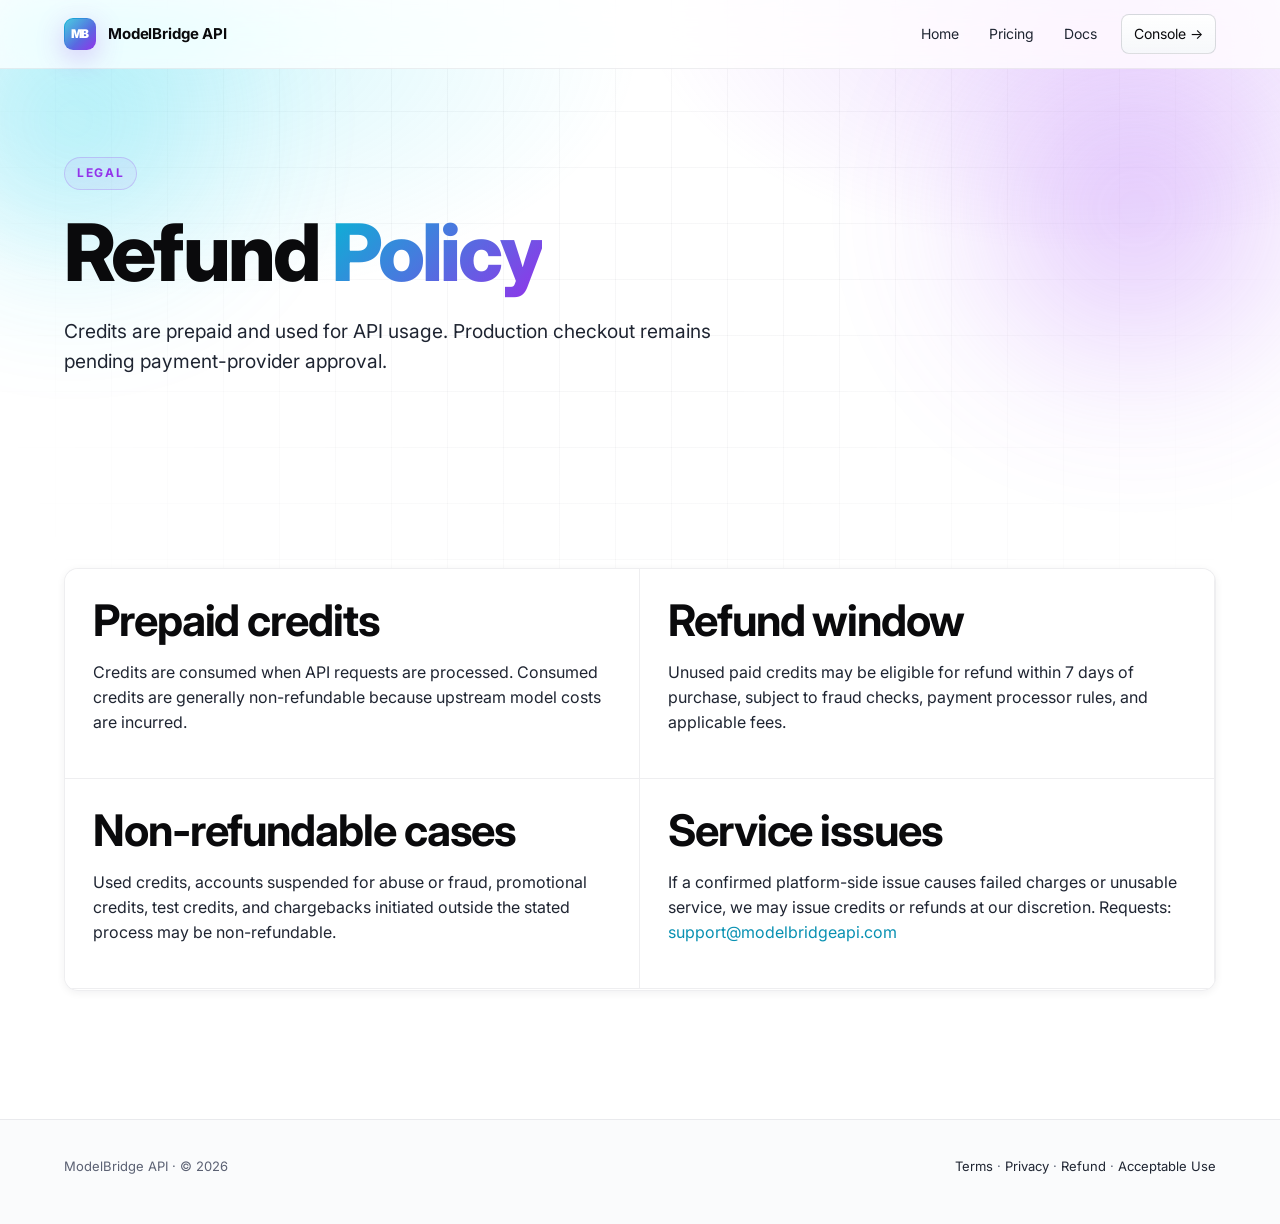
<file: legal/refund.html>
<!doctype html>
<html lang="en">
<head>
  <meta charset="utf-8" />
  <meta name="viewport" content="width=device-width,initial-scale=1" />
  <title>Refund Policy — ModelBridge API</title>
  <meta name="description" content="ModelBridge API refund policy for prepaid credits." />

  <link rel="icon" type="image/svg+xml" href="../assets/favicon.svg" />
  <link rel="apple-touch-icon" href="../assets/favicon.svg" />

  <link rel="preconnect" href="https://fonts.googleapis.com">
  <link rel="preconnect" href="https://fonts.gstatic.com" crossorigin>
  <link href="https://fonts.googleapis.com/css2?family=Inter:wght@400;500;600;700;800&family=JetBrains+Mono:wght@400;500;600&display=swap" rel="stylesheet">
  <link rel="stylesheet" href="../styles.css" />
</head>
<body>
  <header class="topbar">
    <div class="shell nav">
      <a class="brand" href="../index.html"><span class="mark">MB</span><span>ModelBridge API</span></a>
      <nav class="navlinks">
        <a href="../index.html">Home</a>
        <a href="../pricing.html">Pricing</a>
        <a href="../docs/">Docs</a>
        <a class="nav-cta" href="https://panel.modelbridgeapi.com">Console →</a>
      </nav>
    </div>
  </header>
  <main class="shell">
    <section class="section" style="position:relative;">
      <span class="orb orb-cyan" aria-hidden="true" style="top:-160px;left:-200px;"></span>
      <span class="orb orb-purple" aria-hidden="true" style="top:-100px;right:-160px;"></span>
      <p class="eyebrow reveal">Legal</p>
      <h1 class="reveal reveal-delay-1">Refund <span class="grad">Policy</span></h1>
      <p class="lead reveal reveal-delay-2">Credits are prepaid and used for API usage. Production checkout remains pending payment-provider approval.</p>
    </section>
    <section class="section">
      <div class="feature-grid">
        <div class="cell span-6 reveal reveal-delay-1"><h2>Prepaid credits</h2><p>Credits are consumed when API requests are processed. Consumed credits are generally non-refundable because upstream model costs are incurred.</p></div>
        <div class="cell span-6 reveal reveal-delay-2"><h2>Refund window</h2><p>Unused paid credits may be eligible for refund within 7 days of purchase, subject to fraud checks, payment processor rules, and applicable fees.</p></div>
        <div class="cell span-6 reveal reveal-delay-1"><h2>Non-refundable cases</h2><p>Used credits, accounts suspended for abuse or fraud, promotional credits, test credits, and chargebacks initiated outside the stated process may be non-refundable.</p></div>
        <div class="cell span-6 reveal reveal-delay-2"><h2>Service issues</h2><p>If a confirmed platform-side issue causes failed charges or unusable service, we may issue credits or refunds at our discretion. Requests: <a href="mailto:support@modelbridgeapi.com">support@modelbridgeapi.com</a></p></div>
      </div>
    </section>
  </main>
  <footer class="footer">
    <div class="shell">
      <span>ModelBridge API · © 2026</span>
      <span><a href="terms.html">Terms</a> · <a href="privacy.html">Privacy</a> · <a href="refund.html">Refund</a> · <a href="acceptable-use.html">Acceptable Use</a></span>
    </div>
  </footer>
  <script src="../assets/anim.js" defer></script>
</body>
</html>
</file>
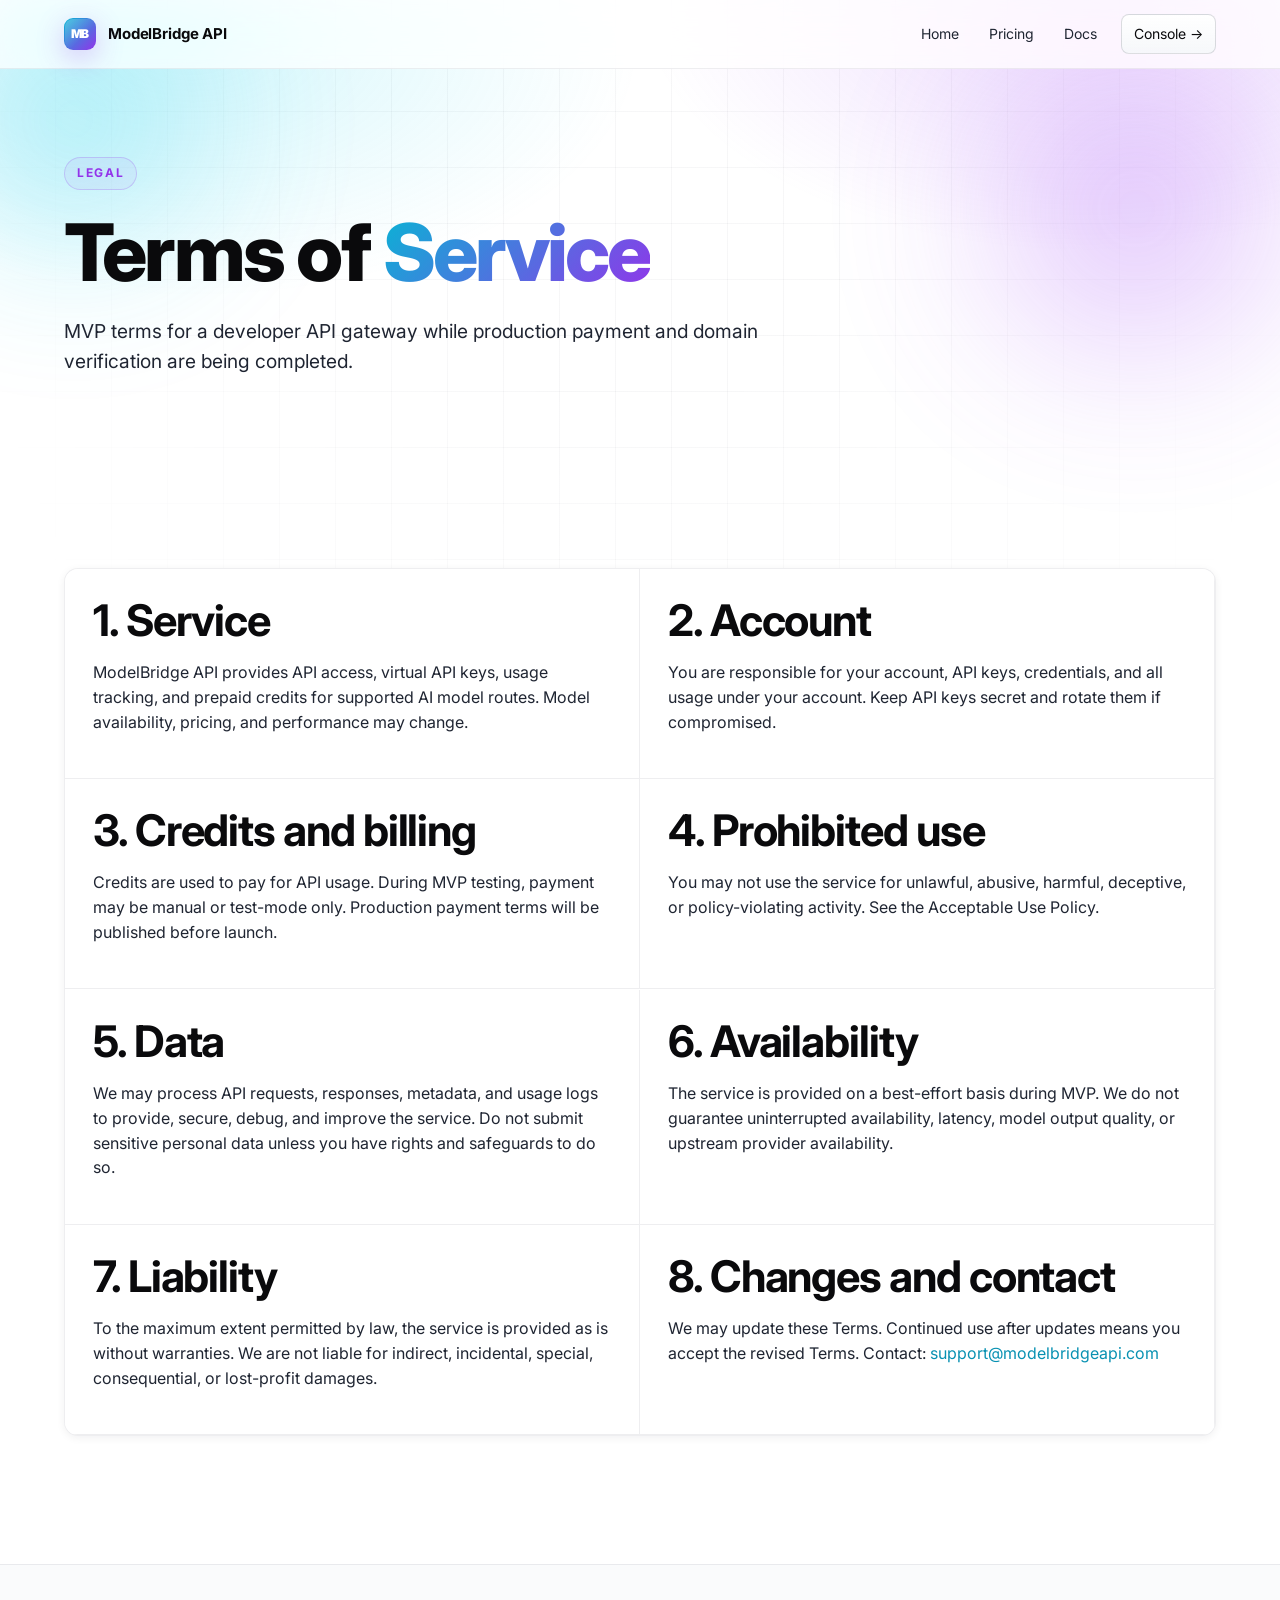
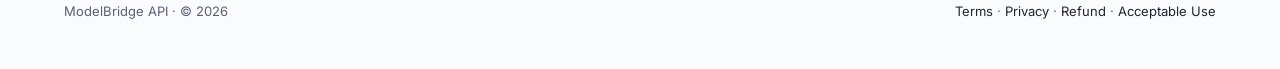
<file: legal/terms.html>
<!doctype html>
<html lang="en">
<head>
  <meta charset="utf-8" />
  <meta name="viewport" content="width=device-width,initial-scale=1" />
  <title>Terms of Service — ModelBridge API</title>
  <meta name="description" content="ModelBridge API Terms of Service for the developer API gateway." />

  <link rel="icon" type="image/svg+xml" href="../assets/favicon.svg" />
  <link rel="apple-touch-icon" href="../assets/favicon.svg" />

  <link rel="preconnect" href="https://fonts.googleapis.com">
  <link rel="preconnect" href="https://fonts.gstatic.com" crossorigin>
  <link href="https://fonts.googleapis.com/css2?family=Inter:wght@400;500;600;700;800&family=JetBrains+Mono:wght@400;500;600&display=swap" rel="stylesheet">
  <link rel="stylesheet" href="../styles.css" />
</head>
<body>
  <header class="topbar">
    <div class="shell nav">
      <a class="brand" href="../index.html"><span class="mark">MB</span><span>ModelBridge API</span></a>
      <nav class="navlinks">
        <a href="../index.html">Home</a>
        <a href="../pricing.html">Pricing</a>
        <a href="../docs/">Docs</a>
        <a class="nav-cta" href="https://panel.modelbridgeapi.com">Console →</a>
      </nav>
    </div>
  </header>
  <main class="shell">
    <section class="section" style="position:relative;">
      <span class="orb orb-cyan" aria-hidden="true" style="top:-160px;left:-200px;"></span>
      <span class="orb orb-purple" aria-hidden="true" style="top:-100px;right:-160px;"></span>
      <p class="eyebrow reveal">Legal</p>
      <h1 class="reveal reveal-delay-1">Terms of <span class="grad">Service</span></h1>
      <p class="lead reveal reveal-delay-2">MVP terms for a developer API gateway while production payment and domain verification are being completed.</p>
    </section>
    <section class="section">
      <div class="feature-grid">
        <div class="cell span-6 reveal reveal-delay-1"><h2>1. Service</h2><p>ModelBridge API provides API access, virtual API keys, usage tracking, and prepaid credits for supported AI model routes. Model availability, pricing, and performance may change.</p></div>
        <div class="cell span-6 reveal reveal-delay-2"><h2>2. Account</h2><p>You are responsible for your account, API keys, credentials, and all usage under your account. Keep API keys secret and rotate them if compromised.</p></div>
        <div class="cell span-6 reveal reveal-delay-1"><h2>3. Credits and billing</h2><p>Credits are used to pay for API usage. During MVP testing, payment may be manual or test-mode only. Production payment terms will be published before launch.</p></div>
        <div class="cell span-6 reveal reveal-delay-2"><h2>4. Prohibited use</h2><p>You may not use the service for unlawful, abusive, harmful, deceptive, or policy-violating activity. See the Acceptable Use Policy.</p></div>
        <div class="cell span-6 reveal reveal-delay-1"><h2>5. Data</h2><p>We may process API requests, responses, metadata, and usage logs to provide, secure, debug, and improve the service. Do not submit sensitive personal data unless you have rights and safeguards to do so.</p></div>
        <div class="cell span-6 reveal reveal-delay-2"><h2>6. Availability</h2><p>The service is provided on a best-effort basis during MVP. We do not guarantee uninterrupted availability, latency, model output quality, or upstream provider availability.</p></div>
        <div class="cell span-6 reveal reveal-delay-1"><h2>7. Liability</h2><p>To the maximum extent permitted by law, the service is provided as is without warranties. We are not liable for indirect, incidental, special, consequential, or lost-profit damages.</p></div>
        <div class="cell span-6 reveal reveal-delay-2"><h2>8. Changes and contact</h2><p>We may update these Terms. Continued use after updates means you accept the revised Terms. Contact: <a href="mailto:support@modelbridgeapi.com">support@modelbridgeapi.com</a></p></div>
      </div>
    </section>
  </main>
  <footer class="footer">
    <div class="shell">
      <span>ModelBridge API · © 2026</span>
      <span><a href="terms.html">Terms</a> · <a href="privacy.html">Privacy</a> · <a href="refund.html">Refund</a> · <a href="acceptable-use.html">Acceptable Use</a></span>
    </div>
  </footer>
  <script src="../assets/anim.js" defer></script>
</body>
</html>
</file>
<file: styles.css>
/* =========================================================
   ModelBridge API — Light Modern Tech Theme
   White surface + soft cyan/purple gradient accents
   All animation & class names preserved from dark theme.
   ========================================================= */

:root {
  /* Surfaces */
  --bg-0: #ffffff;
  --bg-1: #fafbfc;
  --bg-2: #f5f7fa;
  --bg-3: #eef1f6;
  --bg-4: #e6ebf2;

  /* Borders */
  --rule: rgba(15, 23, 42, 0.07);
  --rule-strong: rgba(15, 23, 42, 0.14);
  --rule-accent: rgba(168, 85, 247, 0.35);

  /* Text */
  --ink: #0a0a0c;
  --ink-soft: #1f2532;
  --muted: #5b6173;
  --dim: #8b91a3;

  /* Accents (kept from dark theme but vivid on white) */
  --cyan: #0891b2;
  --cyan-bright: #22d3ee;
  --blue: #2563eb;
  --purple: #9333ea;
  --purple-bright: #a855f7;
  --magenta: #db2777;
  --accent: #9333ea;

  /* Status */
  --ok: #059669;
  --warn: #d97706;
  --bad: #dc2626;

  /* Gradients */
  --grad-1: linear-gradient(135deg, #06b6d4 0%, #9333ea 50%, #db2777 100%);
  --grad-2: linear-gradient(135deg, #06b6d4 0%, #9333ea 100%);
  --grad-3: linear-gradient(180deg, rgba(34, 211, 238, 0.10), rgba(168, 85, 247, 0.10));
  --grad-soft: linear-gradient(135deg, rgba(34, 211, 238, 0.05), rgba(168, 85, 247, 0.05));

  /* Effects */
  --glow-cyan: 0 8px 28px rgba(6, 182, 212, 0.25);
  --glow-purple: 0 8px 28px rgba(147, 51, 234, 0.28);
  --glow-mix: 0 12px 40px rgba(147, 51, 234, 0.18), 0 4px 14px rgba(6, 182, 212, 0.10);
  --shadow: 0 16px 40px rgba(15, 23, 42, 0.08), 0 4px 12px rgba(15, 23, 42, 0.04);
  --shadow-sm: 0 2px 8px rgba(15, 23, 42, 0.06);

  --max: 1200px;
  --radius: 14px;
  --radius-sm: 10px;
}

* { box-sizing: border-box; }
html { overflow-x: hidden; scroll-behavior: smooth; }

body {
  margin: 0;
  background: var(--bg-0);
  color: var(--ink);
  font-family: "Inter", -apple-system, BlinkMacSystemFont, "Helvetica Neue", Helvetica, Arial, sans-serif;
  line-height: 1.55;
  overflow-x: hidden;
  -webkit-font-smoothing: antialiased;
  -moz-osx-font-smoothing: grayscale;
  position: relative;
  min-height: 100vh;
}

/* Global ambient — soft grid + gentle color wash */
body::before {
  content: "";
  position: fixed;
  inset: 0;
  background-image:
    linear-gradient(rgba(15, 23, 42, 0.035) 1px, transparent 1px),
    linear-gradient(90deg, rgba(15, 23, 42, 0.035) 1px, transparent 1px);
  background-size: 56px 56px;
  background-position: -1px -1px;
  mask-image: radial-gradient(ellipse at 50% 0%, #000 30%, transparent 80%);
  pointer-events: none;
  z-index: 0;
}

body::after {
  content: "";
  position: fixed;
  inset: 0;
  background:
    radial-gradient(50% 40% at 15% 5%, rgba(34, 211, 238, 0.18), transparent 70%),
    radial-gradient(50% 40% at 85% 0%, rgba(168, 85, 247, 0.20), transparent 70%),
    radial-gradient(40% 30% at 50% 95%, rgba(236, 72, 153, 0.10), transparent 70%);
  pointer-events: none;
  z-index: 0;
  animation: ambientShift 18s ease-in-out infinite alternate;
}

@keyframes ambientShift {
  0%   { transform: translate3d(0,0,0) scale(1); opacity: 0.95; }
  50%  { transform: translate3d(2%, -1%, 0) scale(1.06); opacity: 1; }
  100% { transform: translate3d(-1%, 2%, 0) scale(0.98); opacity: 0.9; }
}

main, header, footer { position: relative; z-index: 1; }

a {
  color: var(--cyan);
  text-decoration: none;
  transition: color 180ms ease;
}
a:hover { color: var(--purple); }

.shell {
  max-width: var(--max);
  margin: 0 auto;
  padding: 0 24px;
}

/* =========== Topbar =========== */
.topbar {
  border-bottom: 1px solid var(--rule);
  background: rgba(255, 255, 255, 0.78);
  backdrop-filter: blur(20px) saturate(180%);
  -webkit-backdrop-filter: blur(20px) saturate(180%);
  position: sticky;
  top: 0;
  z-index: 50;
}

.nav {
  min-height: 68px;
  display: flex;
  align-items: center;
  justify-content: space-between;
  gap: 24px;
}

.brand {
  display: inline-flex;
  align-items: center;
  gap: 12px;
  color: var(--ink);
  font-weight: 700;
  letter-spacing: -0.01em;
  font-size: 15px;
}

.mark {
  width: 32px;
  height: 32px;
  border-radius: 9px;
  display: grid;
  place-items: center;
  font-size: 12px;
  font-weight: 900;
  color: #fff;
  background: var(--grad-2);
  box-shadow: var(--glow-purple);
  position: relative;
  overflow: hidden;
}

.mark::before {
  content: "";
  position: absolute;
  inset: 1px;
  border-radius: 8px;
  background: linear-gradient(135deg, rgba(255,255,255,0.28), rgba(255,255,255,0) 60%);
}

.navlinks {
  display: flex;
  align-items: center;
  gap: 6px;
  flex-wrap: wrap;
}

.navlinks a {
  color: var(--ink-soft);
  font-size: 14px;
  padding: 8px 12px;
  border-radius: 8px;
  transition: color 180ms ease, background 180ms ease;
}

.navlinks a:hover {
  color: var(--purple);
  background: rgba(147, 51, 234, 0.06);
}

.nav-cta {
  border: 1px solid var(--rule-strong);
  background: linear-gradient(180deg, rgba(255,255,255,1), rgba(245,247,250,0.9));
  margin-left: 6px;
  color: var(--ink) !important;
}

.nav-cta:hover {
  border-color: var(--purple);
  background: #fff;
  box-shadow: 0 0 0 3px rgba(147, 51, 234, 0.12);
}

/* =========== Buttons =========== */
.button, button {
  border: 1px solid var(--rule-strong);
  background: #fff;
  color: var(--ink);
  min-height: 44px;
  padding: 11px 18px;
  font: inherit;
  font-weight: 600;
  text-decoration: none;
  display: inline-flex;
  align-items: center;
  justify-content: center;
  gap: 8px;
  cursor: pointer;
  border-radius: 10px;
  transition: transform 200ms ease, box-shadow 200ms ease, border-color 200ms ease, background 200ms ease;
  position: relative;
  letter-spacing: -0.01em;
}

.button:hover, button:hover {
  transform: translateY(-1px);
  border-color: var(--rule-strong);
  background: var(--bg-1);
  box-shadow: var(--shadow-sm);
}

.button.secondary, button.secondary {
  background: transparent;
  color: var(--ink-soft);
}

.button.secondary:hover {
  color: var(--purple);
  border-color: var(--purple);
  background: #fff;
}

.button.accent, button.accent {
  border: 0;
  color: #fff;
  background: var(--grad-2);
  box-shadow: 0 8px 24px rgba(147, 51, 234, 0.30), inset 0 1px 0 rgba(255,255,255,0.30);
}

.button.accent::before {
  content: "";
  position: absolute;
  inset: 0;
  border-radius: 10px;
  background: linear-gradient(135deg, rgba(255,255,255,0.25), rgba(255,255,255,0) 50%);
  pointer-events: none;
}

.button.accent:hover {
  transform: translateY(-2px);
  box-shadow: 0 14px 36px rgba(147, 51, 234, 0.42), inset 0 1px 0 rgba(255,255,255,0.30), var(--glow-cyan);
}

/* =========== Typography =========== */
.eyebrow {
  display: inline-block;
  color: var(--purple);
  font-size: 12px;
  font-weight: 700;
  text-transform: uppercase;
  letter-spacing: 0.14em;
  margin: 0 0 22px;
  padding: 6px 12px;
  border: 1px solid rgba(147, 51, 234, 0.22);
  border-radius: 999px;
  background: rgba(147, 51, 234, 0.05);
}

h1, .h1 {
  font-size: clamp(40px, 6.2vw, 84px);
  line-height: 1.02;
  letter-spacing: -0.035em;
  margin: 0 0 24px;
  font-weight: 800;
  overflow-wrap: anywhere;
  color: var(--ink);
}

h2 {
  font-size: clamp(28px, 3.4vw, 46px);
  line-height: 1.08;
  letter-spacing: -0.025em;
  margin: 0 0 16px;
  font-weight: 700;
  color: var(--ink);
}

h3 {
  font-size: 18px;
  margin: 0 0 10px;
  font-weight: 600;
  letter-spacing: -0.01em;
  color: var(--ink);
}

p {
  margin: 0 0 16px;
  overflow-wrap: anywhere;
  color: var(--ink-soft);
}

strong { color: var(--ink); font-weight: 600; }
.muted { color: var(--muted); }

.lead {
  font-size: clamp(17px, 1.5vw, 21px);
  max-width: 720px;
  color: var(--ink-soft);
  line-height: 1.55;
}

/* Gradient text utility */
.grad {
  background: var(--grad-1);
  -webkit-background-clip: text;
  background-clip: text;
  color: transparent;
  background-size: 200% 200%;
  animation: gradShift 6s ease-in-out infinite;
}

@keyframes gradShift {
  0%, 100% { background-position: 0% 50%; }
  50%      { background-position: 100% 50%; }
}

/* =========== Hero =========== */
.hero {
  display: grid;
  grid-template-columns: minmax(0, 1.05fr) minmax(340px, 0.95fr);
  gap: 0;
  border-bottom: 1px solid var(--rule);
  min-height: calc(100vh - 68px);
  position: relative;
}

.hero::before {
  content: "";
  position: absolute;
  inset: 0;
  background:
    radial-gradient(60% 80% at 20% 30%, rgba(34, 211, 238, 0.10), transparent 60%),
    radial-gradient(60% 80% at 80% 70%, rgba(168, 85, 247, 0.10), transparent 60%);
  pointer-events: none;
}

.hero > * {
  position: relative;
  z-index: 1;
  min-width: 0;
}

.hero-main {
  padding: 96px 56px 80px 0;
  border-right: 1px solid var(--rule);
}

.hero-side {
  padding: 96px 0 80px 48px;
}

.actions {
  display: flex;
  flex-wrap: wrap;
  gap: 12px;
  margin-top: 32px;
}

/* =========== Grid Cells =========== */
.status-grid,
.feature-grid,
.pricing-grid,
.form-grid,
.metric-grid,
.flow-grid {
  display: grid;
  grid-template-columns: repeat(12, 1fr);
  gap: 0;
  border: 1px solid var(--rule);
  border-radius: var(--radius);
  overflow: hidden;
  background: #fff;
  position: relative;
  box-shadow: var(--shadow-sm);
}

.cell, .card {
  border-right: 1px solid var(--rule);
  border-bottom: 1px solid var(--rule);
  padding: 28px;
  background: #fff;
  position: relative;
  transition: background 240ms ease;
  min-width: 0;
}

.cell:hover, .card:hover {
  background: linear-gradient(180deg, rgba(34, 211, 238, 0.025), rgba(168, 85, 247, 0.02));
}

.status-grid {
  box-shadow: var(--shadow), var(--glow-mix);
}

.status-grid .cell:first-child {
  background: var(--grad-soft);
  border-bottom-color: var(--rule-strong);
}

.span-3 { grid-column: span 3; }
.span-4 { grid-column: span 4; }
.span-5 { grid-column: span 5; }
.span-6 { grid-column: span 6; }
.span-7 { grid-column: span 7; }
.span-8 { grid-column: span 8; }
.span-12 { grid-column: span 12; }

.number {
  font-size: clamp(40px, 5vw, 72px);
  line-height: 0.95;
  font-weight: 800;
  letter-spacing: -0.04em;
  background: var(--grad-1);
  -webkit-background-clip: text;
  background-clip: text;
  color: transparent;
  margin-bottom: 8px;
}

.label {
  font-size: 11px;
  color: var(--muted);
  text-transform: uppercase;
  letter-spacing: 0.12em;
  font-weight: 700;
  margin-bottom: 6px;
}

/* =========== Section =========== */
.section {
  padding: 88px 0;
  position: relative;
}

.section-head {
  display: grid;
  grid-template-columns: minmax(0, 0.8fr) minmax(280px, 0.42fr);
  gap: 40px;
  align-items: end;
  margin-bottom: 36px;
}

.section-head > * { min-width: 0; }

/* =========== Code block (kept dark for contrast / terminal feel) =========== */
.code {
  background: linear-gradient(180deg, #0d0e16, #0a0b12);
  color: #e5e7ee;
  padding: 28px;
  overflow: auto;
  font-family: "JetBrains Mono", "SFMono-Regular", Consolas, "Liberation Mono", monospace;
  font-size: 13.5px;
  line-height: 1.7;
  border: 1px solid var(--rule-strong);
  border-radius: var(--radius);
  box-shadow: var(--shadow), inset 0 1px 0 rgba(255,255,255,0.05);
  position: relative;
}

.code::before {
  content: "";
  position: absolute;
  inset: 0;
  border-radius: var(--radius);
  padding: 1px;
  background: linear-gradient(135deg, rgba(34, 211, 238, 0.4), rgba(168, 85, 247, 0.35), transparent 60%);
  -webkit-mask: linear-gradient(#000 0 0) content-box, linear-gradient(#000 0 0);
  mask: linear-gradient(#000 0 0) content-box, linear-gradient(#000 0 0);
  -webkit-mask-composite: xor;
  mask-composite: exclude;
  pointer-events: none;
}

.code .tok-kw   { color: #c084fc; }
.code .tok-fn   { color: #22d3ee; }
.code .tok-str  { color: #34d399; }
.code .tok-num  { color: #fbbf24; }
.code .tok-com  { color: #6b7080; font-style: italic; }
.code .tok-var  { color: #f5f6f8; }
.code .tok-prop { color: #ec4899; }

code {
  font-family: "JetBrains Mono", "SFMono-Regular", Consolas, monospace;
  background: rgba(147, 51, 234, 0.08);
  color: var(--purple);
  padding: 2px 7px;
  border-radius: 5px;
  font-size: 0.9em;
  border: 1px solid rgba(147, 51, 234, 0.18);
}

/* =========== Tables =========== */
.table-wrap {
  overflow: auto;
  border: 1px solid var(--rule);
  border-radius: var(--radius);
  background: #fff;
  box-shadow: var(--shadow-sm);
}

table {
  width: 100%;
  border-collapse: collapse;
  background: transparent;
}

th, td {
  text-align: left;
  padding: 16px 20px;
  border-bottom: 1px solid var(--rule);
  vertical-align: top;
  font-size: 14px;
  color: var(--ink-soft);
}

th {
  font-size: 11px;
  text-transform: uppercase;
  letter-spacing: 0.12em;
  color: var(--muted);
  font-weight: 700;
  background: var(--bg-1);
}

tr:last-child td { border-bottom: 0; }
tr:hover td { background: rgba(147, 51, 234, 0.025); }

/* =========== Inputs =========== */
input, select {
  width: 100%;
  min-height: 44px;
  border: 1px solid var(--rule-strong);
  border-radius: 10px;
  background: #fff;
  color: var(--ink);
  padding: 10px 14px;
  font: inherit;
  transition: border-color 180ms ease, box-shadow 180ms ease;
}

input:focus, select:focus {
  outline: 0;
  border-color: var(--purple);
  box-shadow: 0 0 0 3px rgba(147, 51, 234, 0.15);
}

.field { display: grid; gap: 6px; }
.field label {
  font-size: 11px;
  text-transform: uppercase;
  letter-spacing: 0.12em;
  font-weight: 700;
  color: var(--muted);
}

/* =========== Notice =========== */
.notice {
  border: 1px solid rgba(147, 51, 234, 0.25);
  padding: 18px 22px;
  background: linear-gradient(135deg, rgba(168, 85, 247, 0.06), rgba(34, 211, 238, 0.04));
  border-radius: var(--radius);
  color: var(--ink-soft);
  position: relative;
}

.notice strong { color: var(--ink); }

/* =========== Status colors =========== */
.ok   { color: var(--ok); }
.warn { color: var(--warn); }
.bad  { color: var(--bad); }
.keyrow { word-break: break-all; }

/* =========== Model store cards =========== */
.model-store {
  display: grid;
  grid-template-columns: repeat(3, minmax(0, 1fr));
  gap: 18px;
}

.model-card {
  border: 1px solid var(--rule);
  background: #fff;
  border-radius: var(--radius);
  padding: 28px;
  min-height: 380px;
  display: flex;
  flex-direction: column;
  position: relative;
  transition: transform 280ms ease, border-color 280ms ease, box-shadow 280ms ease;
  overflow: hidden;
  box-shadow: var(--shadow-sm);
}

.model-card::before {
  content: "";
  position: absolute;
  inset: -1px;
  border-radius: inherit;
  background: linear-gradient(135deg, rgba(34, 211, 238, 0.45), rgba(168, 85, 247, 0.45), transparent 70%);
  opacity: 0;
  transition: opacity 280ms ease;
  z-index: 0;
  pointer-events: none;
  -webkit-mask: linear-gradient(#000 0 0) content-box, linear-gradient(#000 0 0);
  mask: linear-gradient(#000 0 0) content-box, linear-gradient(#000 0 0);
  padding: 1px;
  -webkit-mask-composite: xor;
  mask-composite: exclude;
}

.model-card::after {
  content: "";
  position: absolute;
  inset: 0;
  background: radial-gradient(60% 80% at 50% 0%, rgba(168, 85, 247, 0.06), transparent 70%);
  opacity: 0;
  transition: opacity 280ms ease;
  pointer-events: none;
  z-index: 0;
}

.model-card:hover {
  transform: translateY(-4px);
  border-color: transparent;
  box-shadow: var(--shadow), var(--glow-mix);
}

.model-card:hover::before,
.model-card:hover::after { opacity: 1; }

.model-card > * { position: relative; z-index: 1; }

.model-card.is-live {
  border-color: rgba(6, 182, 212, 0.32);
}

.model-card.is-live::after {
  background: radial-gradient(60% 80% at 50% 0%, rgba(34, 211, 238, 0.08), transparent 70%);
  opacity: 0.6;
}

.model-meta {
  display: flex;
  gap: 8px;
  flex-wrap: wrap;
  margin-bottom: 22px;
}

.pill {
  display: inline-flex;
  align-items: center;
  min-height: 26px;
  border: 1px solid var(--rule);
  border-radius: 999px;
  padding: 4px 12px;
  font-size: 11.5px;
  font-weight: 600;
  color: var(--muted);
  background: var(--bg-1);
  letter-spacing: 0.01em;
}

.pill.live {
  border-color: rgba(5, 150, 105, 0.35);
  background: rgba(5, 150, 105, 0.08);
  color: var(--ok);
}

.pill.live::before {
  content: "";
  width: 6px;
  height: 6px;
  border-radius: 50%;
  background: var(--ok);
  margin-right: 6px;
  box-shadow: 0 0 8px var(--ok);
  animation: pulse 2s ease-in-out infinite;
}

.pill.planned {
  border-color: rgba(217, 119, 6, 0.32);
  background: rgba(217, 119, 6, 0.07);
  color: var(--warn);
}

@keyframes pulse {
  0%, 100% { opacity: 1; }
  50%      { opacity: 0.4; }
}

.rate {
  display: grid;
  gap: 8px;
  margin: auto 0 0;
  padding-top: 22px;
  color: var(--muted);
  font-size: 13.5px;
}

.rate strong {
  color: var(--ink);
  font-size: 22px;
  font-weight: 700;
  background: var(--grad-1);
  -webkit-background-clip: text;
  background-clip: text;
  color: transparent;
}

.actions.compact { margin-top: 22px; }

/* =========== Legacy panel (dashboard) =========== */
.legacy-panel {
  min-height: calc(100vh - 200px);
  display: flex;
  flex-direction: column;
  justify-content: center;
}

/* =========== Footer =========== */
.footer {
  border-top: 1px solid var(--rule);
  padding: 36px 0 48px;
  color: var(--muted);
  font-size: 13px;
  margin-top: 40px;
  background: var(--bg-1);
}

.footer a { color: var(--ink-soft); }
.footer a:hover { color: var(--purple); }

.footer .shell {
  display: flex;
  justify-content: space-between;
  gap: 20px;
  flex-wrap: wrap;
}

/* =========== Scroll reveal =========== */
.reveal {
  opacity: 0;
  transform: translateY(24px);
  transition: opacity 700ms ease, transform 700ms cubic-bezier(0.16, 1, 0.3, 1);
  will-change: opacity, transform;
}

.reveal.is-visible {
  opacity: 1;
  transform: translateY(0);
}

.reveal-delay-1 { transition-delay: 80ms; }
.reveal-delay-2 { transition-delay: 160ms; }
.reveal-delay-3 { transition-delay: 240ms; }
.reveal-delay-4 { transition-delay: 320ms; }

/* =========== Hero ornaments — animated orbs =========== */
.orb {
  position: absolute;
  border-radius: 50%;
  filter: blur(80px);
  opacity: 0.45;
  pointer-events: none;
  z-index: 0;
  will-change: transform;
}

.orb-cyan {
  width: 420px; height: 420px;
  background: radial-gradient(circle, #22d3ee 0%, transparent 60%);
  top: -120px; left: -100px;
  animation: orbFloat1 14s ease-in-out infinite alternate;
}

.orb-purple {
  width: 480px; height: 480px;
  background: radial-gradient(circle, #a855f7 0%, transparent 60%);
  bottom: -160px; right: -120px;
  animation: orbFloat2 16s ease-in-out infinite alternate;
}

.orb-magenta {
  width: 320px; height: 320px;
  background: radial-gradient(circle, #ec4899 0%, transparent 60%);
  top: 40%; left: 45%;
  opacity: 0.25;
  animation: orbFloat3 20s ease-in-out infinite alternate;
}

@keyframes orbFloat1 {
  0%   { transform: translate3d(0,0,0) scale(1); }
  100% { transform: translate3d(80px, 60px, 0) scale(1.15); }
}
@keyframes orbFloat2 {
  0%   { transform: translate3d(0,0,0) scale(1); }
  100% { transform: translate3d(-60px, -80px, 0) scale(1.1); }
}
@keyframes orbFloat3 {
  0%   { transform: translate3d(0,0,0) scale(1); }
  100% { transform: translate3d(-100px, 50px, 0) scale(0.92); }
}

/* =========== Terminal-style hero card =========== */
.hero-terminal {
  border: 1px solid var(--rule-strong);
  background: linear-gradient(180deg, #0c0d15, #08090f);
  border-radius: var(--radius);
  overflow: hidden;
  box-shadow: var(--shadow), var(--glow-mix);
  margin-top: 24px;
  position: relative;
}

.hero-terminal::before {
  content: "";
  position: absolute;
  inset: 0;
  border-radius: inherit;
  padding: 1px;
  background: linear-gradient(135deg, rgba(34, 211, 238, 0.5), rgba(168, 85, 247, 0.4), transparent 70%);
  -webkit-mask: linear-gradient(#000 0 0) content-box, linear-gradient(#000 0 0);
  mask: linear-gradient(#000 0 0) content-box, linear-gradient(#000 0 0);
  -webkit-mask-composite: xor;
  mask-composite: exclude;
  pointer-events: none;
}

.term-bar {
  display: flex;
  align-items: center;
  gap: 8px;
  padding: 12px 16px;
  border-bottom: 1px solid rgba(255,255,255,0.06);
  background: rgba(255,255,255,0.02);
}

.term-bar .dot {
  width: 11px; height: 11px; border-radius: 50%;
}
.dot.r { background: #ff5f57; }
.dot.y { background: #febc2e; }
.dot.g { background: #28c840; }

.term-title {
  color: #6b7080;
  font-family: "JetBrains Mono", monospace;
  font-size: 12px;
  margin-left: 8px;
}

.term-body {
  padding: 22px 24px;
  font-family: "JetBrains Mono", "SFMono-Regular", monospace;
  font-size: 13px;
  line-height: 1.75;
  color: #e5e7ee;
  min-height: 220px;
}

.term-body .ln { display: block; }
.term-body .prompt { color: #22d3ee; margin-right: 8px; }

.cursor {
  display: inline-block;
  width: 8px;
  height: 16px;
  background: #22d3ee;
  vertical-align: text-bottom;
  margin-left: 2px;
  animation: blink 1s steps(2, start) infinite;
}

@keyframes blink {
  to { visibility: hidden; }
}

/* =========== Skip link (a11y) =========== */
.skip-link {
  position: absolute;
  left: -9999px;
  top: 0;
  background: var(--ink);
  color: #fff;
  padding: 10px 14px;
  border-radius: 8px;
  z-index: 100;
}
.skip-link:focus {
  left: 16px;
  top: 16px;
}

/* =========== Media queries =========== */
@media (max-width: 960px) {
  .hero, .section-head {
    grid-template-columns: 1fr;
  }

  .status-grid, .feature-grid, .pricing-grid,
  .form-grid, .metric-grid, .flow-grid {
    grid-template-columns: 1fr;
  }

  .hero-main {
    border-right: 0;
    padding: 56px 0 32px;
  }

  .hero-side { padding: 0 0 56px; }

  .span-3, .span-4, .span-5, .span-6,
  .span-7, .span-8, .span-12 {
    grid-column: auto;
  }

  .model-store { grid-template-columns: 1fr; }

  .nav {
    align-items: flex-start;
    flex-direction: column;
    padding: 14px 0;
  }

  .navlinks { gap: 4px; }
}

@media (max-width: 560px) {
  .shell { padding: 0 16px; }

  .button, button { width: 100%; }
  .actions { width: 100%; }

  h1, .h1 {
    font-size: 38px;
    line-height: 1.04;
  }

  .lead { font-size: 16px; }

  .cell, .card, .model-card { padding: 22px 18px; }

  .section { padding: 64px 0; }
}

/* Respect reduced motion */
@media (prefers-reduced-motion: reduce) {
  *, *::before, *::after {
    animation-duration: 0.01ms !important;
    animation-iteration-count: 1 !important;
    transition-duration: 0.01ms !important;
  }
  .reveal { opacity: 1; transform: none; }
}
</file>
